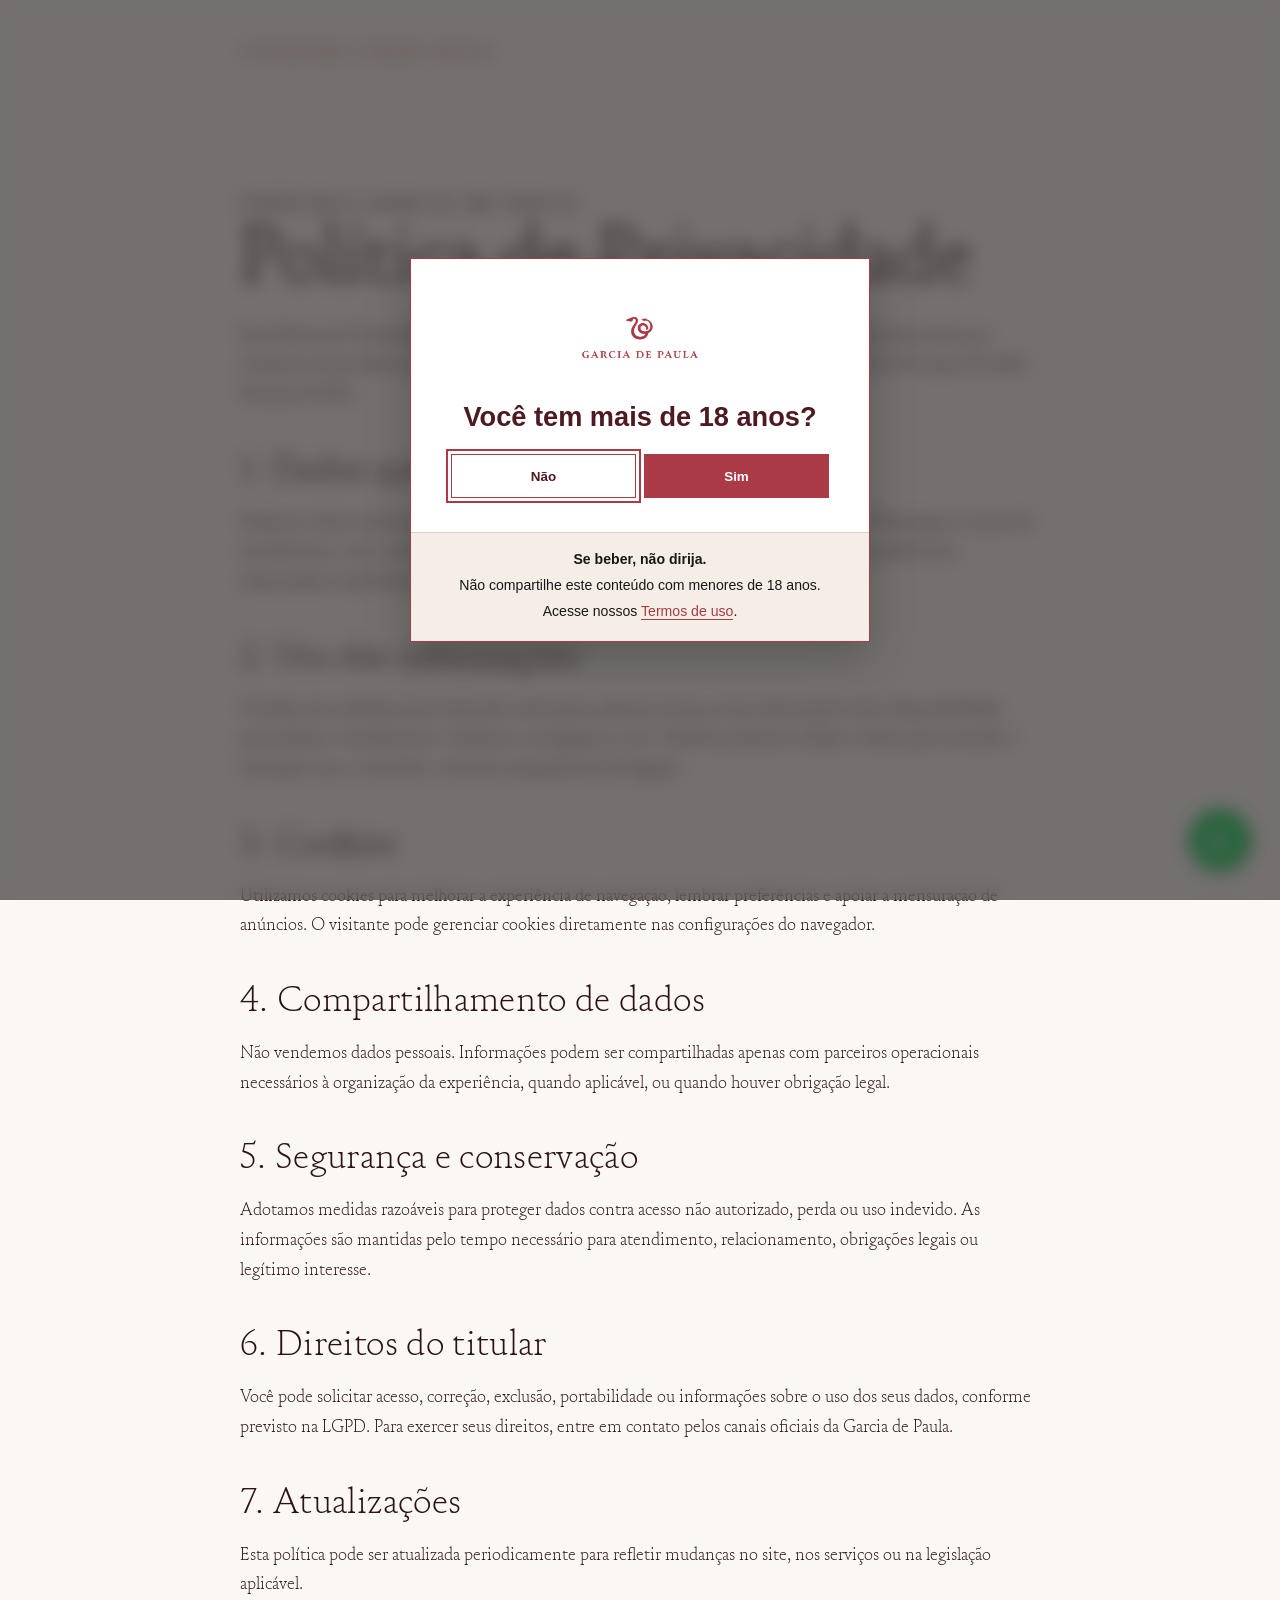
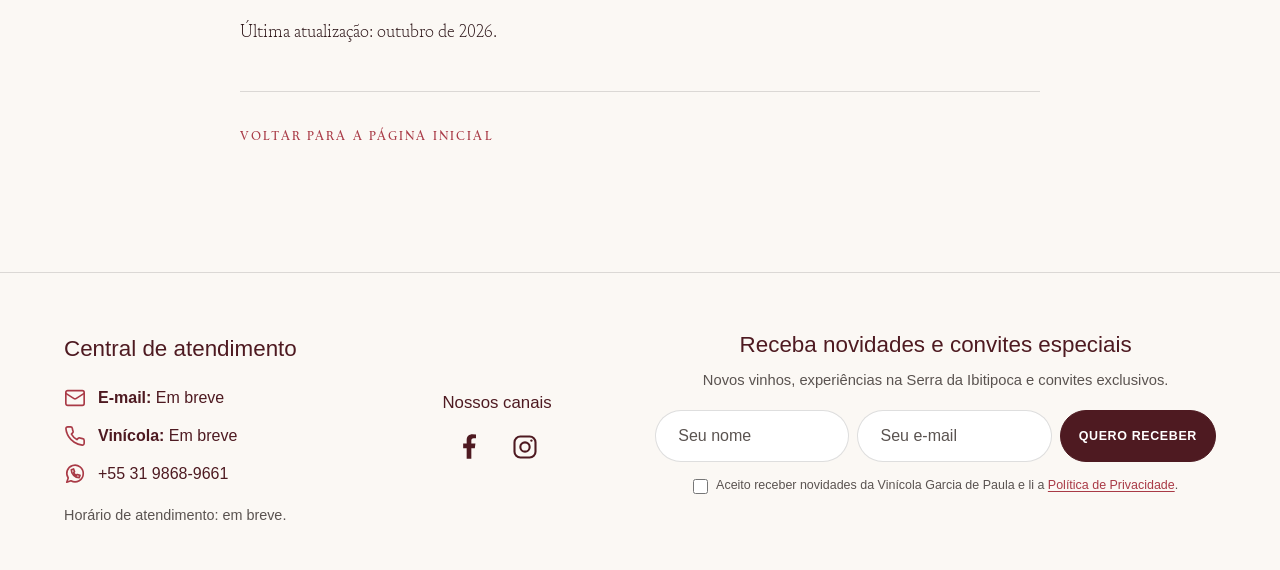
<file: privacidade.html>
<!DOCTYPE html>
<html lang="pt-BR">
<head>
  <meta charset="utf-8">
  <meta name="viewport" content="width=device-width, initial-scale=1">
  <title>Política de Privacidade | Garcia de Paula</title>
  <meta name="description" content="Política de Privacidade das Experiências Garcia de Paula.">
  <link rel="icon" type="image/png" href="assets/logo-symbol-vinho.png">
  <link rel="stylesheet" href="styles.css">
</head>
<body class="legal-page">
  <header class="legal-header">
    <a class="legal-back" href="index.html">Voltar para a página inicial</a>
  </header>

  <main>
    <section class="legal-content" aria-labelledby="privacy-title">
      <p class="eyebrow">Vinícola Garcia de Paula</p>
      <h1 id="privacy-title">Política de Privacidade</h1>
      <p>Esta Política de Privacidade explica como coletamos, utilizamos e protegemos dados pessoais fornecidos por visitantes interessados nas experiências Garcia de Paula, em conformidade com a Lei Geral de Proteção de Dados Pessoais (LGPD).</p>

      <h2>1. Dados que podemos coletar</h2>
      <p>Podemos coletar informações fornecidas voluntariamente em formulários, mensagens de WhatsApp ou canais de atendimento, como nome, e-mail, telefone, quantidade de visitantes, datas pretendidas e preferências relacionadas à experiência desejada.</p>

      <h2>2. Uso das informações</h2>
      <p>Os dados são utilizados para responder solicitações, planejar visitas, enviar informações sobre disponibilidade, personalizar o atendimento e melhorar a navegação no site. Também podemos utilizar cookies para entender a interação com o conteúdo e otimizar campanhas de divulgação.</p>

      <h2>3. Cookies</h2>
      <p>Utilizamos cookies para melhorar a experiência de navegação, lembrar preferências e apoiar a mensuração de anúncios. O visitante pode gerenciar cookies diretamente nas configurações do navegador.</p>

      <h2>4. Compartilhamento de dados</h2>
      <p>Não vendemos dados pessoais. Informações podem ser compartilhadas apenas com parceiros operacionais necessários à organização da experiência, quando aplicável, ou quando houver obrigação legal.</p>

      <h2>5. Segurança e conservação</h2>
      <p>Adotamos medidas razoáveis para proteger dados contra acesso não autorizado, perda ou uso indevido. As informações são mantidas pelo tempo necessário para atendimento, relacionamento, obrigações legais ou legítimo interesse.</p>

      <h2>6. Direitos do titular</h2>
      <p>Você pode solicitar acesso, correção, exclusão, portabilidade ou informações sobre o uso dos seus dados, conforme previsto na LGPD. Para exercer seus direitos, entre em contato pelos canais oficiais da Garcia de Paula.</p>

      <h2>7. Atualizações</h2>
      <p>Esta política pode ser atualizada periodicamente para refletir mudanças no site, nos serviços ou na legislação aplicável.</p>
      <p>Última atualização: outubro de 2026.</p>

      <div class="legal-actions">
        <a class="legal-back" href="index.html">Voltar para a página inicial</a>
      </div>
    </section>
  </main>

  <section class="newsletter-band" aria-labelledby="newsletter-title">
    <div class="newsletter-inner">
      <div class="footer-contact-column">
        <section class="contact-center" aria-labelledby="contact-center-title">
          <h2 id="contact-center-title">Central de atendimento</h2>
          <ul class="contact-center-list">
            <li>
              <svg viewBox="0 0 24 24" width="22" height="22" fill="none" stroke="currentColor" stroke-width="1.8" stroke-linecap="round" stroke-linejoin="round" aria-hidden="true" focusable="false"><rect x="2" y="4" width="20" height="16" rx="2"/><path d="m22 7-8.97 5.7a1.94 1.94 0 0 1-2.06 0L2 7"/></svg>
              <span><strong>E-mail:</strong> Em breve</span>
            </li>
            <li>
              <svg viewBox="0 0 24 24" width="22" height="22" fill="none" stroke="currentColor" stroke-width="1.8" stroke-linecap="round" stroke-linejoin="round" aria-hidden="true" focusable="false"><path d="M22 16.92v3a2 2 0 0 1-2.18 2 19.79 19.79 0 0 1-8.63-3.07 19.5 19.5 0 0 1-6-6 19.79 19.79 0 0 1-3.07-8.67A2 2 0 0 1 4.11 2h3a2 2 0 0 1 2 1.72c.12.96.36 1.9.7 2.79a2 2 0 0 1-.45 2.11L8.09 9.89a16 16 0 0 0 6 6l1.27-1.27a2 2 0 0 1 2.11-.45c.89.34 1.83.58 2.79.7A2 2 0 0 1 22 16.92z"/></svg>
              <span><strong>Vinícola:</strong> Em breve</span>
            </li>
            <li>
              <svg viewBox="0 0 24 24" width="22" height="22" fill="none" stroke="currentColor" stroke-width="1.8" stroke-linecap="round" stroke-linejoin="round" aria-hidden="true" focusable="false"><path d="M21 11.5a9 9 0 0 1-13.4 7.9L3 21l1.6-4.6A9 9 0 1 1 21 11.5z"/><path d="M8 7.5c0 4.5 4 8.5 8.5 8.5l1-2.5-3-1-1 1a8 8 0 0 1-3-3l1-1-1-3z"/></svg>
              <a class="contact-whatsapp" href="https://wa.me/553198689661" target="_blank" rel="noopener noreferrer" aria-label="Falar pelo WhatsApp no número +55 31 9868-9661">+55 31 9868-9661</a>
            </li>
          </ul>
          <p class="contact-center-hours">Horário de atendimento: em breve.</p>
        </section>
      </div>
      <nav class="newsletter-socials" aria-label="Nossos canais nas redes sociais">
        <p class="newsletter-socials-title">Nossos canais</p>
        <div class="newsletter-social-links">
          <a href="https://www.facebook.com/" target="_blank" rel="noopener noreferrer" aria-label="Facebook" title="Facebook">
            <svg viewBox="0 0 24 24" width="28" height="28" fill="currentColor" aria-hidden="true" focusable="false"><path d="M14 22v-9h3l.5-4H14V6.5c0-1.2.4-2 2-2h2V1.2A24 24 0 0 0 15 1c-3 0-5 1.8-5 5v3H7v4h3v9z"/></svg>
          </a>
          <a href="https://www.instagram.com/vinicolagarciadepaula/" target="_blank" rel="noopener noreferrer" aria-label="Instagram da Vinícola Garcia de Paula" title="Instagram">
            <svg viewBox="0 0 24 24" width="28" height="28" fill="none" stroke="currentColor" stroke-width="1.8" aria-hidden="true" focusable="false"><rect x="3" y="3" width="18" height="18" rx="5"/><circle cx="12" cy="12" r="4"/><circle cx="17.5" cy="6.5" r="1" fill="currentColor" stroke="none"/></svg>
          </a>
        </div>
      </nav>
      <div class="newsletter-copy">
        <h2 id="newsletter-title">Receba novidades e convites especiais</h2>
        <p class="newsletter-intro">Novos vinhos, experiências na Serra da Ibitipoca e convites exclusivos.</p>
        <form class="newsletter-form" target="brevo-newsletter-submit" action="https://2c1c5a8c.sibforms.com/serve/[base64]" method="post" aria-labelledby="newsletter-title" aria-describedby="newsletter-status">
          <div class="newsletter-fields">
            <label class="newsletter-field">
              <span class="newsletter-label">Seu nome</span>
              <input data-newsletter-name type="text" placeholder="Seu nome" autocomplete="given-name" maxlength="100" required>
            </label>
            <label class="newsletter-field">
              <span class="newsletter-label">Seu e-mail</span>
              <input name="EMAIL" type="email" placeholder="Seu e-mail" autocomplete="email" maxlength="254" required>
            </label>
            <button type="submit" aria-label="Quero receber novidades e convites">Quero receber</button>
          </div>
          <label class="newsletter-consent">
            <input type="checkbox" required>
            <span>Aceito receber novidades da Vinícola Garcia de Paula e li a <a href="privacidade.html">Política de Privacidade</a>.</span>
          </label>
          <input type="text" name="email_address_check" value="" class="newsletter-honeypot" tabindex="-1" autocomplete="off" aria-hidden="true">
          <input type="hidden" name="locale" value="pt">
          <input type="hidden" name="html_type" value="simple">
          <p class="newsletter-status" id="newsletter-status" role="status" aria-live="polite"></p>
          <noscript><p class="newsletter-status">Seu cadastro será processado pelo Brevo.</p></noscript>
        </form>
        <iframe class="newsletter-frame" id="brevo-newsletter-submit" name="brevo-newsletter-submit" title="Envio do cadastro de novidades" tabindex="-1" aria-hidden="true" hidden></iframe>
      </div>
    </div>
  </section>

  <!-- Botão Flutuante WhatsApp -->
  <a href="https://wa.me/553198689661?text=Ol%C3%A1,%20gostaria%20de%20saber%20mais%20sobre%20as%20experi%C3%AAncias%20na%20Serra%20da%20Ibitipoca." target="_blank" rel="noopener noreferrer" class="whatsapp-float" aria-label="Fale conosco pelo WhatsApp">
    <svg xmlns="http://www.w3.org/2000/svg" viewBox="0 0 24 24" width="30" height="30" fill="currentColor" aria-hidden="true" focusable="false">
      <path d="M17.472 14.382c-.297-.149-1.758-.867-2.03-.967-.273-.099-.471-.148-.67.15-.197.297-.767.966-.94 1.164-.173.199-.347.223-.644.075-.297-.15-1.255-.463-2.39-1.475-.883-.788-1.48-1.761-1.653-2.059-.173-.297-.018-.458.13-.606.134-.133.298-.347.446-.52.149-.174.198-.298.298-.497.099-.198.05-.371-.025-.52-.075-.149-.669-1.612-.916-2.207-.242-.579-.487-.5-.669-.51a12.8 12.8 0 0 0-.57-.01c-.198 0-.52.074-.792.372-.272.297-1.04 1.016-1.04 2.479 0 1.462 1.065 2.875 1.213 3.074.149.198 2.096 3.2 5.077 4.487.709.306 1.262.489 1.694.625.712.227 1.36.195 1.871.118.571-.085 1.758-.719 2.006-1.413.248-.694.248-1.289.173-1.413-.074-.124-.272-.198-.57-.347m-5.421 7.403h-.004a9.87 9.87 0 0 1-5.031-1.378l-.361-.214-3.741.982.998-3.648-.235-.374a9.86 9.86 0 0 1-1.51-5.26c.001-5.45 4.436-9.884 9.888-9.884 2.64 0 5.122 1.03 6.988 2.898a9.825 9.825 0 0 1 2.893 6.994c-.003 5.45-4.437 9.884-9.885 9.885m8.413-18.297A11.815 11.815 0 0 0 12.05 0C5.495 0 .16 5.335.157 11.892c0 2.096.547 4.142 1.588 5.945L.057 24l6.305-1.654a11.882 11.882 0 0 0 5.683 1.448h.005c6.554 0 11.89-5.335 11.893-11.893a11.821 11.821 0 0 0-3.48-8.413Z" />
    </svg>
  </a>
  <script src="newsletter.js?v=3" defer></script>
  <div class="age-gate" id="age-gate" role="dialog" aria-modal="true" aria-labelledby="age-gate-title" aria-describedby="age-gate-description">
    <div class="age-gate-card">
      <div class="age-gate-main">
        <img class="age-gate-logo" src="assets/logo-full-vinho.png" alt="Vinícola Garcia de Paula">
        <div class="age-gate-prompt" id="age-gate-prompt">
          <h1 id="age-gate-title">Você tem mais de 18 anos?</h1>
          <div class="age-gate-actions">
            <button class="age-gate-button outline" type="button" data-age-response="deny">Não</button>
            <button class="age-gate-button solid" type="button" data-age-response="accept">Sim</button>
          </div>
        </div>
        <div class="age-gate-denied" id="age-gate-denied" hidden>
          <h1>Conteúdo restrito</h1>
          <p>Este site é destinado a pessoas maiores de 18 anos.</p>
          <button class="age-gate-button outline" type="button" data-age-response="retry">Voltar</button>
        </div>
      </div>
      <div class="age-gate-notice" id="age-gate-description">
        <p><strong>Se beber, não dirija.</strong></p>
        <p>Não compartilhe este conteúdo com menores de 18 anos.</p>
        <p>Acesse nossos <a href="termos.html">Termos de uso</a>.</p>
      </div>
    </div>
  </div>

  <script src="age-gate.js" defer></script>
</body>
</html>
</file>
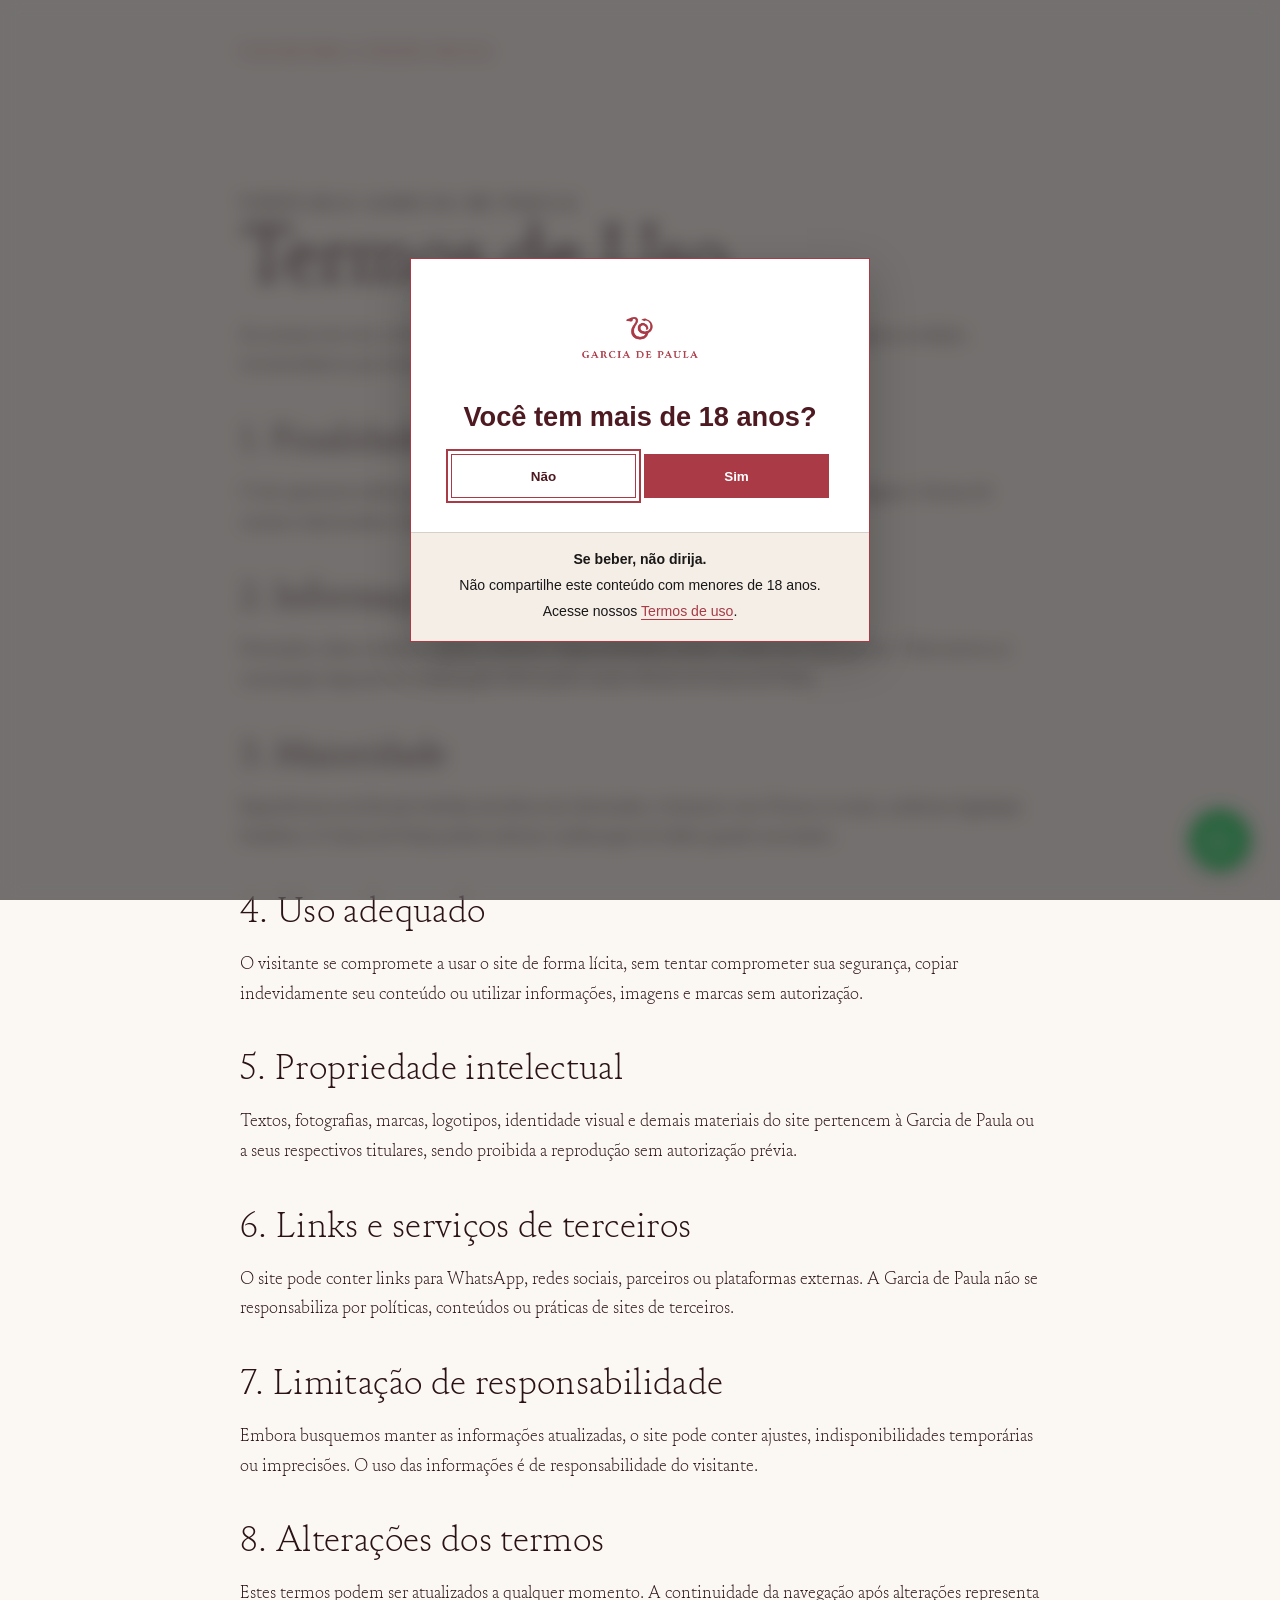
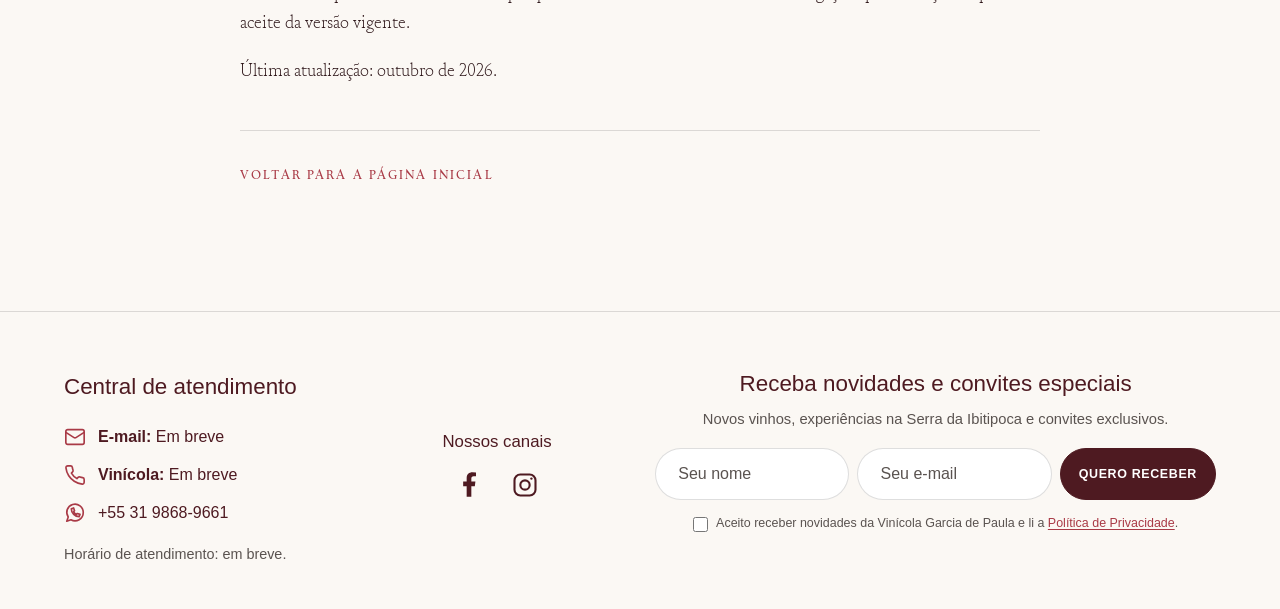
<file: termos.html>
<!DOCTYPE html>
<html lang="pt-BR">
<head>
  <meta charset="utf-8">
  <meta name="viewport" content="width=device-width, initial-scale=1">
  <title>Termos de Uso | Garcia de Paula</title>
  <meta name="description" content="Termos de Uso das Experiências Garcia de Paula.">
  <link rel="icon" type="image/png" href="assets/logo-symbol-vinho.png">
  <link rel="stylesheet" href="styles.css">
</head>
<body class="legal-page">
  <header class="legal-header">
    <a class="legal-back" href="index.html">Voltar para a página inicial</a>
  </header>

  <main>
    <section class="legal-content" aria-labelledby="terms-title">
      <p class="eyebrow">Vinícola Garcia de Paula</p>
      <h1 id="terms-title">Termos de Uso</h1>
      <p>Ao acessar este site, você concorda com estes Termos de Uso. Caso não concorde com alguma condição, recomendamos que interrompa a navegação.</p>

      <h2>1. Finalidade do site</h2>
      <p>O site apresenta informações institucionais, roteiros, experiências de enoturismo, hospedagem e formas de contato relacionadas à Garcia de Paula e à Serra da Ibitipoca.</p>

      <h2>2. Informações e disponibilidade</h2>
      <p>Descrições, datas, horários, valores, roteiros e disponibilidade podem mudar sem aviso prévio. Toda reserva ou contratação depende de confirmação direta pelos canais oficiais da Garcia de Paula.</p>

      <h2>3. Maioridade</h2>
      <p>Experiências envolvendo bebidas alcoólicas são destinadas a visitantes com 18 anos ou mais, conforme legislação brasileira. A Garcia de Paula poderá solicitar confirmação de idade quando necessário.</p>

      <h2>4. Uso adequado</h2>
      <p>O visitante se compromete a usar o site de forma lícita, sem tentar comprometer sua segurança, copiar indevidamente seu conteúdo ou utilizar informações, imagens e marcas sem autorização.</p>

      <h2>5. Propriedade intelectual</h2>
      <p>Textos, fotografias, marcas, logotipos, identidade visual e demais materiais do site pertencem à Garcia de Paula ou a seus respectivos titulares, sendo proibida a reprodução sem autorização prévia.</p>

      <h2>6. Links e serviços de terceiros</h2>
      <p>O site pode conter links para WhatsApp, redes sociais, parceiros ou plataformas externas. A Garcia de Paula não se responsabiliza por políticas, conteúdos ou práticas de sites de terceiros.</p>

      <h2>7. Limitação de responsabilidade</h2>
      <p>Embora busquemos manter as informações atualizadas, o site pode conter ajustes, indisponibilidades temporárias ou imprecisões. O uso das informações é de responsabilidade do visitante.</p>

      <h2>8. Alterações dos termos</h2>
      <p>Estes termos podem ser atualizados a qualquer momento. A continuidade da navegação após alterações representa aceite da versão vigente.</p>
      <p>Última atualização: outubro de 2026.</p>

      <div class="legal-actions">
        <a class="legal-back" href="index.html">Voltar para a página inicial</a>
      </div>
    </section>
  </main>

  <section class="newsletter-band" aria-labelledby="newsletter-title">
    <div class="newsletter-inner">
      <div class="footer-contact-column">
        <section class="contact-center" aria-labelledby="contact-center-title">
          <h2 id="contact-center-title">Central de atendimento</h2>
          <ul class="contact-center-list">
            <li>
              <svg viewBox="0 0 24 24" width="22" height="22" fill="none" stroke="currentColor" stroke-width="1.8" stroke-linecap="round" stroke-linejoin="round" aria-hidden="true" focusable="false"><rect x="2" y="4" width="20" height="16" rx="2"/><path d="m22 7-8.97 5.7a1.94 1.94 0 0 1-2.06 0L2 7"/></svg>
              <span><strong>E-mail:</strong> Em breve</span>
            </li>
            <li>
              <svg viewBox="0 0 24 24" width="22" height="22" fill="none" stroke="currentColor" stroke-width="1.8" stroke-linecap="round" stroke-linejoin="round" aria-hidden="true" focusable="false"><path d="M22 16.92v3a2 2 0 0 1-2.18 2 19.79 19.79 0 0 1-8.63-3.07 19.5 19.5 0 0 1-6-6 19.79 19.79 0 0 1-3.07-8.67A2 2 0 0 1 4.11 2h3a2 2 0 0 1 2 1.72c.12.96.36 1.9.7 2.79a2 2 0 0 1-.45 2.11L8.09 9.89a16 16 0 0 0 6 6l1.27-1.27a2 2 0 0 1 2.11-.45c.89.34 1.83.58 2.79.7A2 2 0 0 1 22 16.92z"/></svg>
              <span><strong>Vinícola:</strong> Em breve</span>
            </li>
            <li>
              <svg viewBox="0 0 24 24" width="22" height="22" fill="none" stroke="currentColor" stroke-width="1.8" stroke-linecap="round" stroke-linejoin="round" aria-hidden="true" focusable="false"><path d="M21 11.5a9 9 0 0 1-13.4 7.9L3 21l1.6-4.6A9 9 0 1 1 21 11.5z"/><path d="M8 7.5c0 4.5 4 8.5 8.5 8.5l1-2.5-3-1-1 1a8 8 0 0 1-3-3l1-1-1-3z"/></svg>
              <a class="contact-whatsapp" href="https://wa.me/553198689661" target="_blank" rel="noopener noreferrer" aria-label="Falar pelo WhatsApp no número +55 31 9868-9661">+55 31 9868-9661</a>
            </li>
          </ul>
          <p class="contact-center-hours">Horário de atendimento: em breve.</p>
        </section>
      </div>
      <nav class="newsletter-socials" aria-label="Nossos canais nas redes sociais">
        <p class="newsletter-socials-title">Nossos canais</p>
        <div class="newsletter-social-links">
          <a href="https://www.facebook.com/" target="_blank" rel="noopener noreferrer" aria-label="Facebook" title="Facebook">
            <svg viewBox="0 0 24 24" width="28" height="28" fill="currentColor" aria-hidden="true" focusable="false"><path d="M14 22v-9h3l.5-4H14V6.5c0-1.2.4-2 2-2h2V1.2A24 24 0 0 0 15 1c-3 0-5 1.8-5 5v3H7v4h3v9z"/></svg>
          </a>
          <a href="https://www.instagram.com/vinicolagarciadepaula/" target="_blank" rel="noopener noreferrer" aria-label="Instagram da Vinícola Garcia de Paula" title="Instagram">
            <svg viewBox="0 0 24 24" width="28" height="28" fill="none" stroke="currentColor" stroke-width="1.8" aria-hidden="true" focusable="false"><rect x="3" y="3" width="18" height="18" rx="5"/><circle cx="12" cy="12" r="4"/><circle cx="17.5" cy="6.5" r="1" fill="currentColor" stroke="none"/></svg>
          </a>
        </div>
      </nav>
      <div class="newsletter-copy">
        <h2 id="newsletter-title">Receba novidades e convites especiais</h2>
        <p class="newsletter-intro">Novos vinhos, experiências na Serra da Ibitipoca e convites exclusivos.</p>
        <form class="newsletter-form" target="brevo-newsletter-submit" action="https://2c1c5a8c.sibforms.com/serve/[base64]" method="post" aria-labelledby="newsletter-title" aria-describedby="newsletter-status">
          <div class="newsletter-fields">
            <label class="newsletter-field">
              <span class="newsletter-label">Seu nome</span>
              <input data-newsletter-name type="text" placeholder="Seu nome" autocomplete="given-name" maxlength="100" required>
            </label>
            <label class="newsletter-field">
              <span class="newsletter-label">Seu e-mail</span>
              <input name="EMAIL" type="email" placeholder="Seu e-mail" autocomplete="email" maxlength="254" required>
            </label>
            <button type="submit" aria-label="Quero receber novidades e convites">Quero receber</button>
          </div>
          <label class="newsletter-consent">
            <input type="checkbox" required>
            <span>Aceito receber novidades da Vinícola Garcia de Paula e li a <a href="privacidade.html">Política de Privacidade</a>.</span>
          </label>
          <input type="text" name="email_address_check" value="" class="newsletter-honeypot" tabindex="-1" autocomplete="off" aria-hidden="true">
          <input type="hidden" name="locale" value="pt">
          <input type="hidden" name="html_type" value="simple">
          <p class="newsletter-status" id="newsletter-status" role="status" aria-live="polite"></p>
          <noscript><p class="newsletter-status">Seu cadastro será processado pelo Brevo.</p></noscript>
        </form>
        <iframe class="newsletter-frame" id="brevo-newsletter-submit" name="brevo-newsletter-submit" title="Envio do cadastro de novidades" tabindex="-1" aria-hidden="true" hidden></iframe>
      </div>
    </div>
  </section>

  <!-- Botão Flutuante WhatsApp -->
  <a href="https://wa.me/553198689661?text=Ol%C3%A1,%20gostaria%20de%20saber%20mais%20sobre%20as%20experi%C3%AAncias%20na%20Serra%20da%20Ibitipoca." target="_blank" rel="noopener noreferrer" class="whatsapp-float" aria-label="Fale conosco pelo WhatsApp">
    <svg xmlns="http://www.w3.org/2000/svg" viewBox="0 0 24 24" width="30" height="30" fill="currentColor" aria-hidden="true" focusable="false">
      <path d="M17.472 14.382c-.297-.149-1.758-.867-2.03-.967-.273-.099-.471-.148-.67.15-.197.297-.767.966-.94 1.164-.173.199-.347.223-.644.075-.297-.15-1.255-.463-2.39-1.475-.883-.788-1.48-1.761-1.653-2.059-.173-.297-.018-.458.13-.606.134-.133.298-.347.446-.52.149-.174.198-.298.298-.497.099-.198.05-.371-.025-.52-.075-.149-.669-1.612-.916-2.207-.242-.579-.487-.5-.669-.51a12.8 12.8 0 0 0-.57-.01c-.198 0-.52.074-.792.372-.272.297-1.04 1.016-1.04 2.479 0 1.462 1.065 2.875 1.213 3.074.149.198 2.096 3.2 5.077 4.487.709.306 1.262.489 1.694.625.712.227 1.36.195 1.871.118.571-.085 1.758-.719 2.006-1.413.248-.694.248-1.289.173-1.413-.074-.124-.272-.198-.57-.347m-5.421 7.403h-.004a9.87 9.87 0 0 1-5.031-1.378l-.361-.214-3.741.982.998-3.648-.235-.374a9.86 9.86 0 0 1-1.51-5.26c.001-5.45 4.436-9.884 9.888-9.884 2.64 0 5.122 1.03 6.988 2.898a9.825 9.825 0 0 1 2.893 6.994c-.003 5.45-4.437 9.884-9.885 9.885m8.413-18.297A11.815 11.815 0 0 0 12.05 0C5.495 0 .16 5.335.157 11.892c0 2.096.547 4.142 1.588 5.945L.057 24l6.305-1.654a11.882 11.882 0 0 0 5.683 1.448h.005c6.554 0 11.89-5.335 11.893-11.893a11.821 11.821 0 0 0-3.48-8.413Z" />
    </svg>
  </a>
  <script src="newsletter.js?v=3" defer></script>
  <div class="age-gate" id="age-gate" role="dialog" aria-modal="true" aria-labelledby="age-gate-title" aria-describedby="age-gate-description">
    <div class="age-gate-card">
      <div class="age-gate-main">
        <img class="age-gate-logo" src="assets/logo-full-vinho.png" alt="Vinícola Garcia de Paula">
        <div class="age-gate-prompt" id="age-gate-prompt">
          <h1 id="age-gate-title">Você tem mais de 18 anos?</h1>
          <div class="age-gate-actions">
            <button class="age-gate-button outline" type="button" data-age-response="deny">Não</button>
            <button class="age-gate-button solid" type="button" data-age-response="accept">Sim</button>
          </div>
        </div>
        <div class="age-gate-denied" id="age-gate-denied" hidden>
          <h1>Conteúdo restrito</h1>
          <p>Este site é destinado a pessoas maiores de 18 anos.</p>
          <button class="age-gate-button outline" type="button" data-age-response="retry">Voltar</button>
        </div>
      </div>
      <div class="age-gate-notice" id="age-gate-description">
        <p><strong>Se beber, não dirija.</strong></p>
        <p>Não compartilhe este conteúdo com menores de 18 anos.</p>
        <p>Acesse nossos <a href="termos.html">Termos de uso</a>.</p>
      </div>
    </div>
  </div>

  <script src="age-gate.js" defer></script>
</body>
</html>
</file>
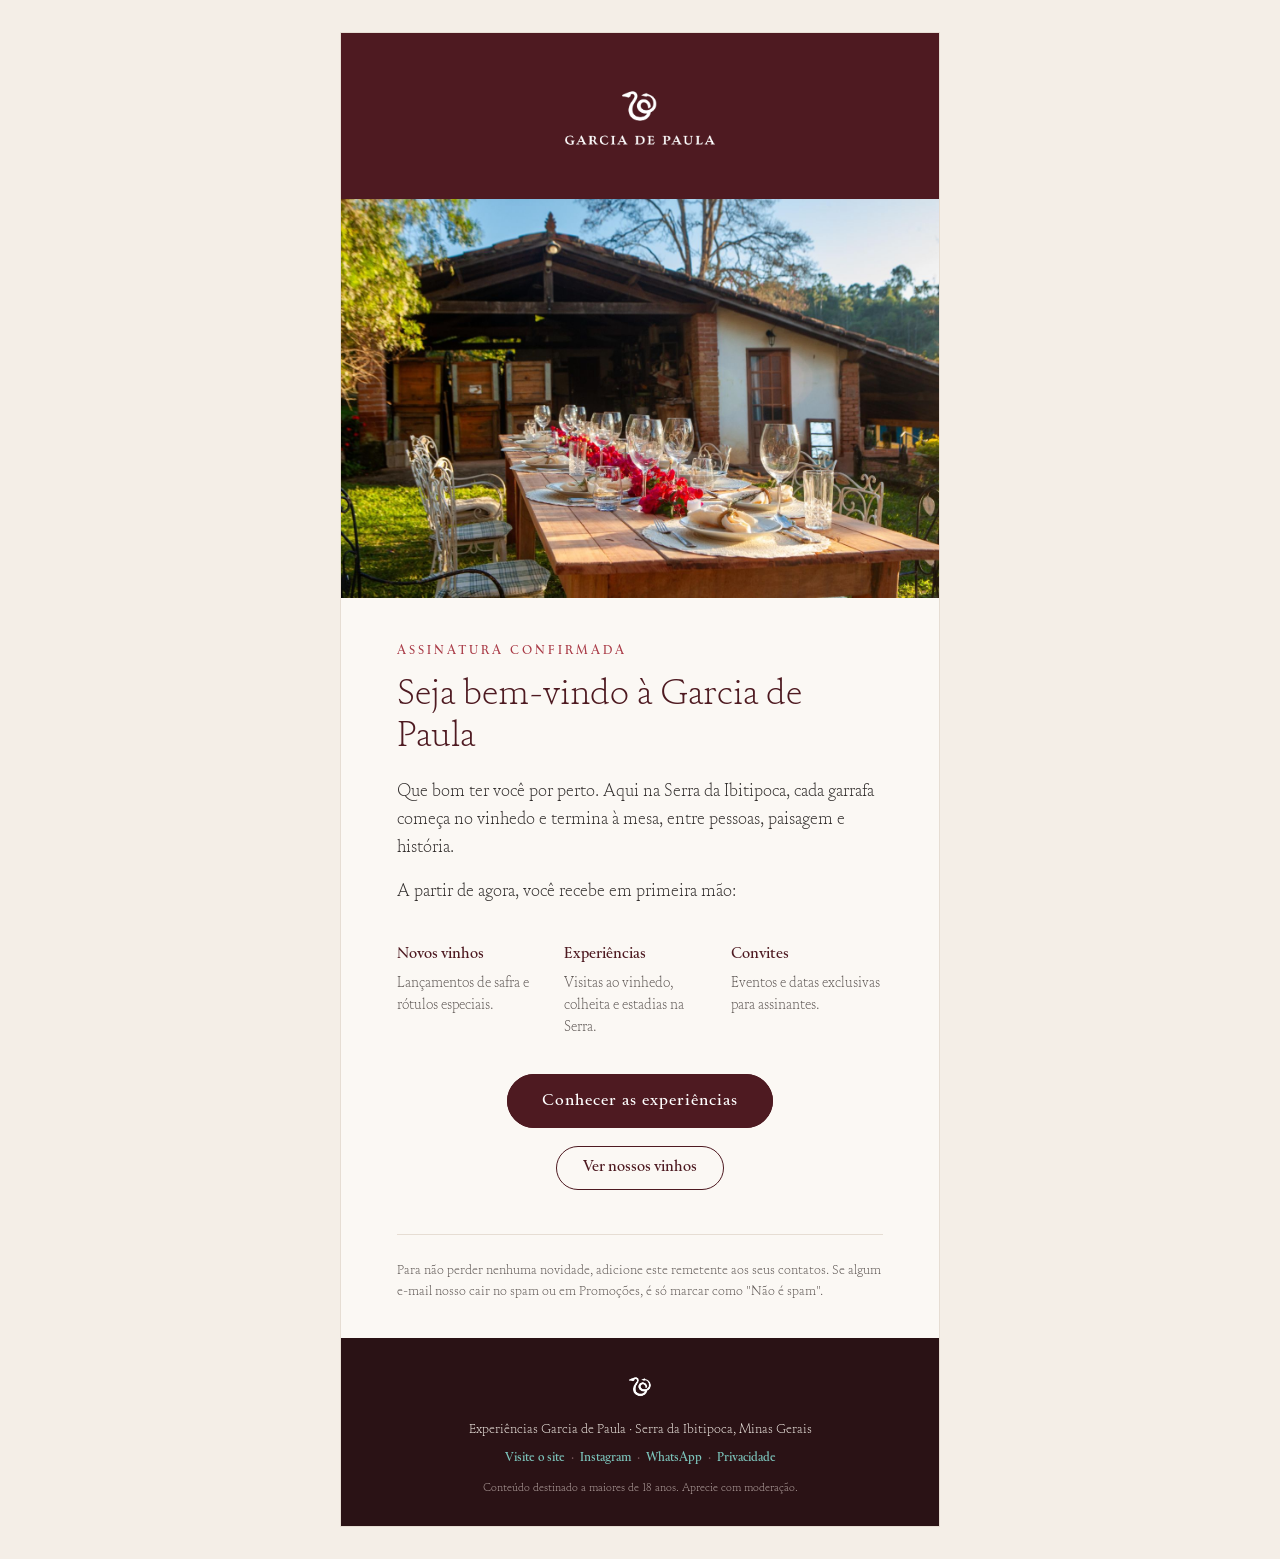
<file: brevo/boas-vindas.html>
<!DOCTYPE html>
<html lang="pt-BR" xmlns="http://www.w3.org/1999/xhtml">
<head>
  <meta charset="utf-8">
  <meta name="viewport" content="width=device-width, initial-scale=1">
  <meta name="x-apple-disable-message-reformatting">
  <meta name="color-scheme" content="light">
  <meta name="supported-color-schemes" content="light">
  <title>Bem-vindo à Garcia de Paula</title>
  <style>
    @font-face {
      font-family: "Rizoma";
      src: url("https://fer23d.github.io/experiencias-garcia-de-paula/assets/fonts/RizomaS-ExtraLight.ttf") format("truetype");
      font-weight: 200;
    }
    @font-face {
      font-family: "Rizoma";
      src: url("https://fer23d.github.io/experiencias-garcia-de-paula/assets/fonts/RizomaS-Medium.ttf") format("truetype");
      font-weight: 500;
    }
    body { margin: 0; padding: 0; background: #F4EEE7; }
    a { color: #6B242D; }
    .btn:hover { background: #A93A46 !important; border-color: #A93A46 !important; }
    .btn-ghost:hover { background: #4E1A21 !important; color: #FFFFFF !important; }
    @media (max-width: 620px) {
      .container { width: 100% !important; }
      .pad { padding-left: 28px !important; padding-right: 28px !important; }
      .title { font-size: 30px !important; line-height: 36px !important; }
      .col { display: block !important; width: 100% !important; padding: 0 0 22px !important; }
    }
  </style>
</head>
<body style="margin:0;padding:0;background:#F4EEE7;">
  <div style="display:none;max-height:0;overflow:hidden;opacity:0;color:#F4EEE7;font-size:1px;line-height:1px;">
    Assinatura confirmada. A partir de agora você recebe em primeira mão nossos lançamentos e convites.
  </div>

  <table role="presentation" width="100%" cellpadding="0" cellspacing="0" border="0" style="background:#F4EEE7;">
    <tr>
      <td align="center" style="padding:32px 12px;">

        <table role="presentation" class="container" width="600" cellpadding="0" cellspacing="0" border="0" style="width:600px;max-width:600px;background:#FBF8F4;border:1px solid #E6DDD3;">

          <!-- Cabeçalho -->
          <tr>
            <td align="center" style="background:#4E1A21;padding:30px 24px 26px;">
              <a href="https://fer23d.github.io/experiencias-garcia-de-paula/" style="text-decoration:none;">
                <img src="https://fer23d.github.io/experiencias-garcia-de-paula/assets/logo-full-branca.png" width="220" alt="Vinícola Garcia de Paula" style="display:block;width:220px;max-width:220px;height:auto;border:0;">
              </a>
            </td>
          </tr>

          <!-- Foto -->
          <tr>
            <td style="padding:0;line-height:0;font-size:0;">
              <img src="https://fer23d.github.io/experiencias-garcia-de-paula/assets/photos/gdp-09.jpg" width="600" alt="Mesa posta ao ar livre na Vinícola Garcia de Paula" style="display:block;width:100%;max-width:600px;height:auto;border:0;">
            </td>
          </tr>

          <!-- Boas-vindas -->
          <tr>
            <td class="pad" style="padding:44px 56px 8px;font-family:'Rizoma',Georgia,'Times New Roman',serif;color:#2E2A29;">
              <p style="margin:0 0 14px;font-size:12px;line-height:18px;letter-spacing:3px;text-transform:uppercase;color:#A93A46;font-weight:500;">
                Assinatura confirmada
              </p>
              <h1 class="title" style="margin:0 0 20px;font-family:'Rizoma',Georgia,'Times New Roman',serif;font-size:36px;line-height:42px;font-weight:200;color:#4E1A21;">
                Seja bem-vindo à Garcia de Paula
              </h1>
              <p style="margin:0 0 16px;font-size:17px;line-height:28px;font-weight:200;color:#2E2A29;">
                Que bom ter você por perto. Aqui na Serra da Ibitipoca, cada garrafa começa no vinhedo e termina à mesa, entre pessoas, paisagem e história.
              </p>
              <p style="margin:0 0 30px;font-size:17px;line-height:28px;font-weight:200;color:#2E2A29;">
                A partir de agora, você recebe em primeira mão:
              </p>
            </td>
          </tr>

          <!-- Três destaques -->
          <tr>
            <td class="pad" style="padding:0 56px 14px;">
              <table role="presentation" width="100%" cellpadding="0" cellspacing="0" border="0">
                <tr>
                  <td class="col" width="33%" valign="top" style="padding:0 10px 0 0;font-family:'Rizoma',Georgia,'Times New Roman',serif;">
                    <p style="margin:0 0 6px;font-size:15px;line-height:22px;font-weight:500;color:#4E1A21;">Novos vinhos</p>
                    <p style="margin:0;font-size:14px;line-height:22px;font-weight:200;color:#5A5350;">Lançamentos de safra e rótulos especiais.</p>
                  </td>
                  <td class="col" width="33%" valign="top" style="padding:0 5px;font-family:'Rizoma',Georgia,'Times New Roman',serif;">
                    <p style="margin:0 0 6px;font-size:15px;line-height:22px;font-weight:500;color:#4E1A21;">Experiências</p>
                    <p style="margin:0;font-size:14px;line-height:22px;font-weight:200;color:#5A5350;">Visitas ao vinhedo, colheita e estadias na Serra.</p>
                  </td>
                  <td class="col" width="33%" valign="top" style="padding:0 0 0 10px;font-family:'Rizoma',Georgia,'Times New Roman',serif;">
                    <p style="margin:0 0 6px;font-size:15px;line-height:22px;font-weight:500;color:#4E1A21;">Convites</p>
                    <p style="margin:0;font-size:14px;line-height:22px;font-weight:200;color:#5A5350;">Eventos e datas exclusivas para assinantes.</p>
                  </td>
                </tr>
              </table>
            </td>
          </tr>

          <!-- Botões -->
          <tr>
            <td align="center" class="pad" style="padding:22px 56px 44px;">
              <table role="presentation" cellpadding="0" cellspacing="0" border="0">
                <tr>
                  <td align="center" bgcolor="#4E1A21" style="border-radius:28px;">
                    <a class="btn" href="https://fer23d.github.io/experiencias-garcia-de-paula/experiencias.html" target="_blank" style="display:inline-block;padding:16px 34px;border:1px solid #4E1A21;border-radius:28px;background:#4E1A21;color:#FFFFFF;font-family:'Rizoma',Georgia,'Times New Roman',serif;font-size:16px;line-height:20px;font-weight:500;letter-spacing:1px;text-decoration:none;">
                      Conhecer as experiências
                    </a>
                  </td>
                </tr>
              </table>
              <p style="margin:18px 0 0;font-family:'Rizoma',Georgia,'Times New Roman',serif;font-size:15px;line-height:22px;">
                <a class="btn-ghost" href="https://fer23d.github.io/experiencias-garcia-de-paula/vinhos.html" target="_blank" style="display:inline-block;padding:10px 26px;border:1px solid #4E1A21;border-radius:28px;color:#4E1A21;text-decoration:none;font-weight:500;">
                  Ver nossos vinhos
                </a>
              </p>
            </td>
          </tr>

          <!-- Divisória + nota -->
          <tr>
            <td class="pad" style="padding:0 56px;">
              <table role="presentation" width="100%" cellpadding="0" cellspacing="0" border="0">
                <tr><td style="border-top:1px solid #E6DDD3;font-size:0;line-height:0;height:1px;">&nbsp;</td></tr>
              </table>
            </td>
          </tr>
          <tr>
            <td class="pad" style="padding:24px 56px 36px;font-family:'Rizoma',Georgia,'Times New Roman',serif;">
              <p style="margin:0;font-size:13px;line-height:21px;font-weight:200;color:#5A5350;">
                Para não perder nenhuma novidade, adicione este remetente aos seus contatos. Se algum e-mail nosso cair no spam ou em Promoções, é só marcar como "Não é spam".
              </p>
            </td>
          </tr>

          <!-- Rodapé -->
          <tr>
            <td align="center" style="background:#2a1215;padding:28px 24px;font-family:'Rizoma',Georgia,'Times New Roman',serif;">
              <img src="https://fer23d.github.io/experiencias-garcia-de-paula/assets/logo-symbol-branca.png" width="40" alt="" style="display:block;width:40px;height:auto;border:0;margin:0 auto 14px;">
              <p style="margin:0 0 8px;font-size:13px;line-height:20px;color:#F4EEE7;font-weight:200;">
                Experiências Garcia de Paula · Serra da Ibitipoca, Minas Gerais
              </p>
              <p style="margin:0;font-size:12px;line-height:20px;">
                <a href="https://fer23d.github.io/experiencias-garcia-de-paula/" style="color:#7DC7BE;text-decoration:none;">Visite o site</a>
                <span style="color:#7a5a5e;">&nbsp;·&nbsp;</span>
                <a href="https://www.instagram.com/vinicolagarciadepaula/" style="color:#7DC7BE;text-decoration:none;">Instagram</a>
                <span style="color:#7a5a5e;">&nbsp;·&nbsp;</span>
                <a href="https://wa.me/553198689661" style="color:#7DC7BE;text-decoration:none;">WhatsApp</a>
                <span style="color:#7a5a5e;">&nbsp;·&nbsp;</span>
                <a href="https://fer23d.github.io/experiencias-garcia-de-paula/privacidade.html" style="color:#7DC7BE;text-decoration:none;">Privacidade</a>
              </p>
              <p style="margin:12px 0 0;font-size:11px;line-height:18px;color:#B9A9A6;font-weight:200;">
                Conteúdo destinado a maiores de 18 anos. Aprecie com moderação.
              </p>
            </td>
          </tr>

        </table>
      </td>
    </tr>
  </table>
</body>
</html>
</file>
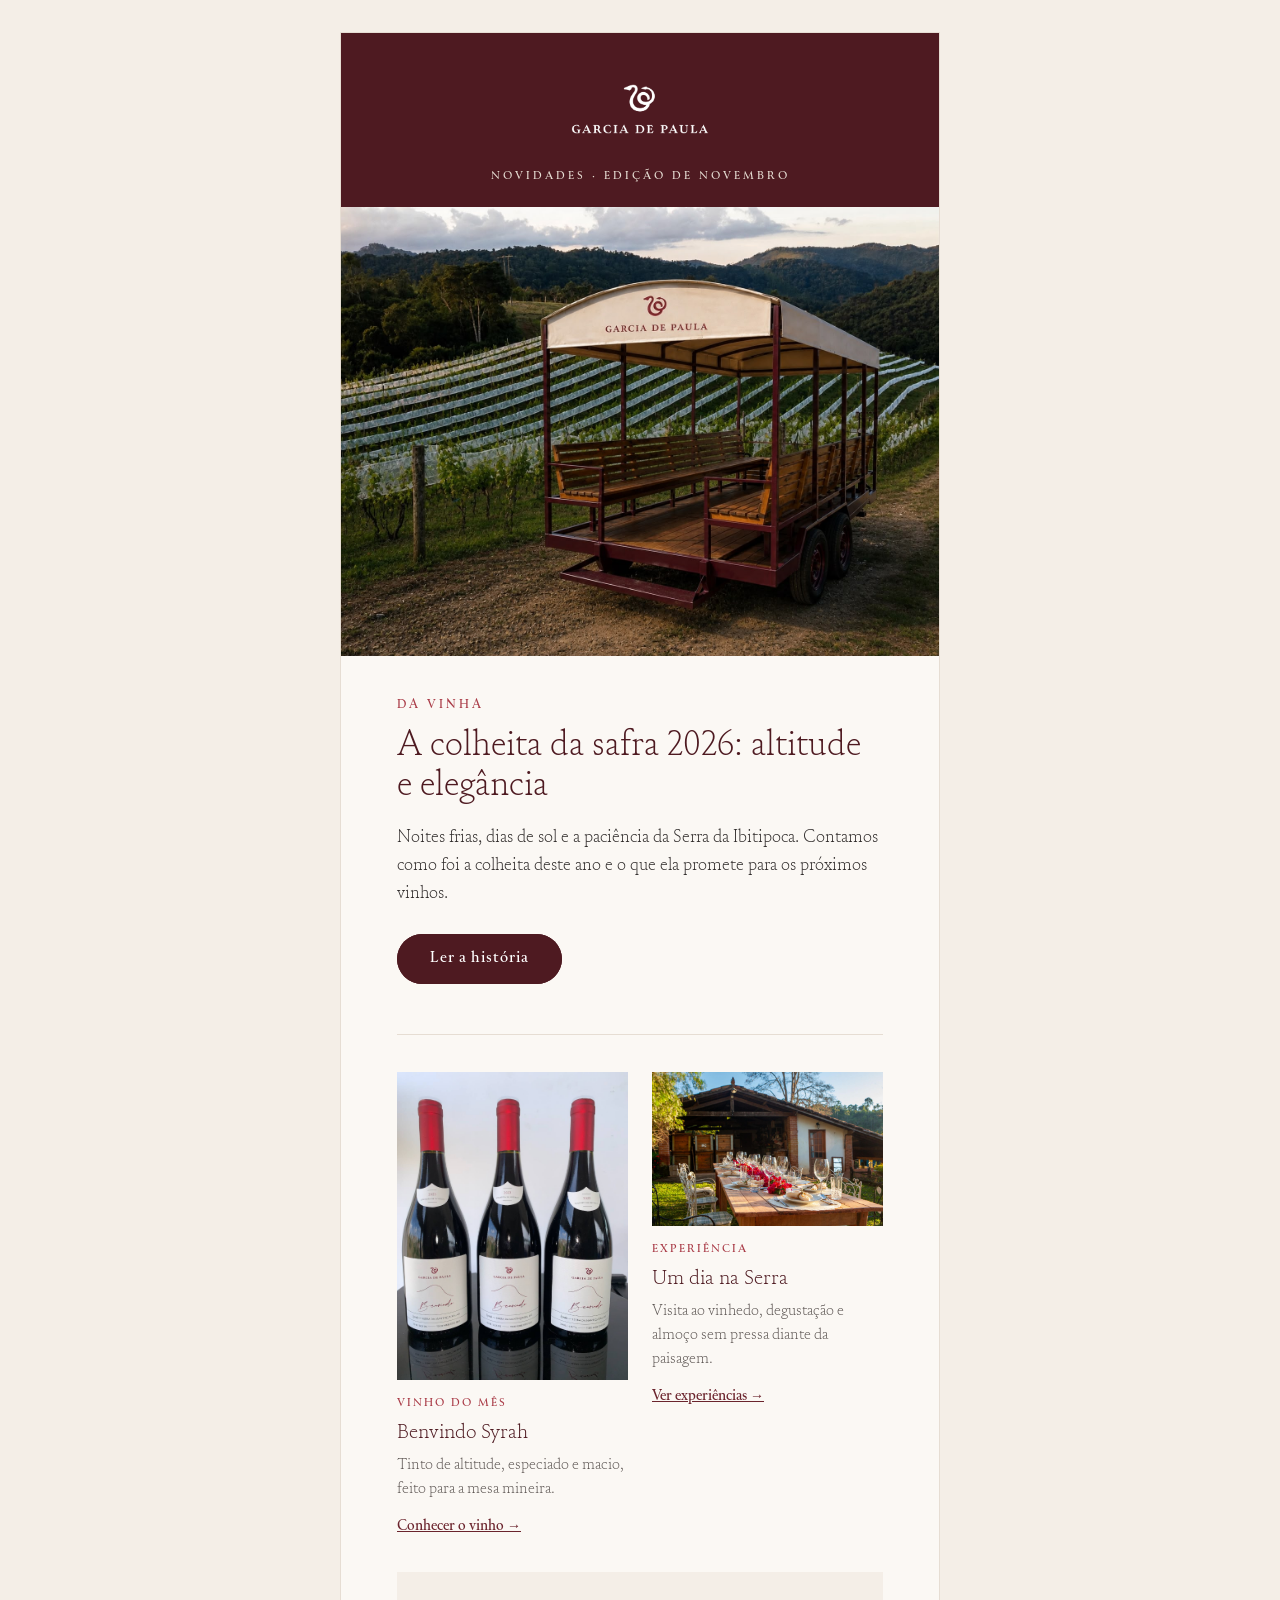
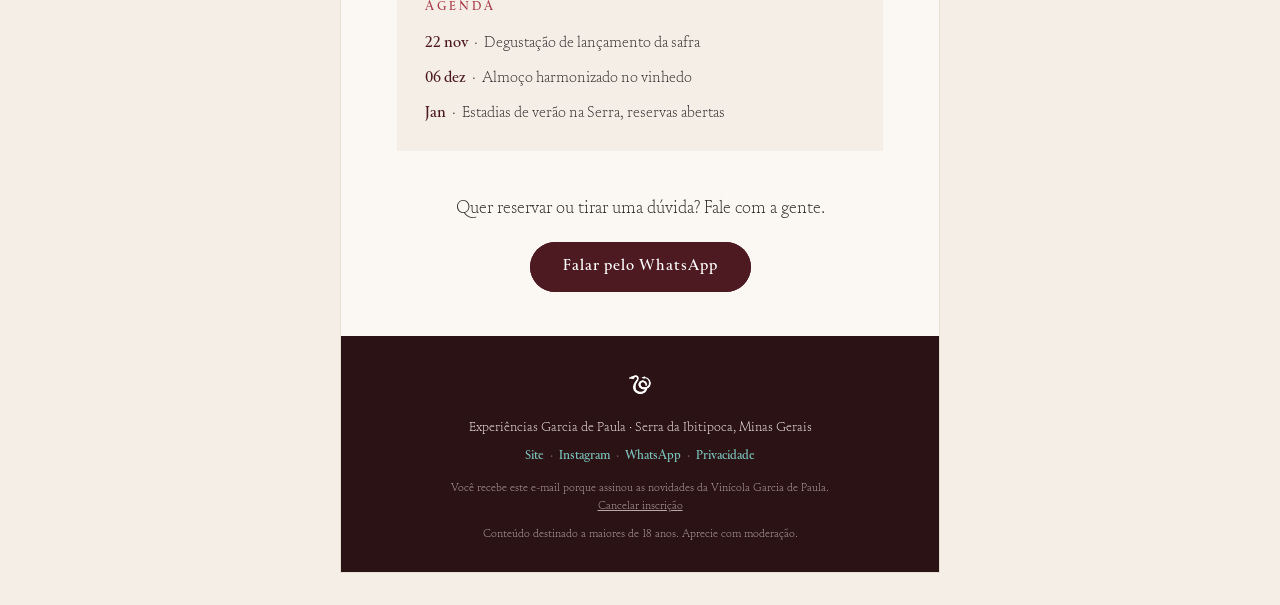
<file: brevo/newsletter-mensal.html>
<!DOCTYPE html>
<html lang="pt-BR" xmlns="http://www.w3.org/1999/xhtml">
<head>
  <meta charset="utf-8">
  <meta name="viewport" content="width=device-width, initial-scale=1">
  <meta name="x-apple-disable-message-reformatting">
  <meta name="color-scheme" content="light">
  <meta name="supported-color-schemes" content="light">
  <title>Novidades Garcia de Paula</title>
  <style>
    @font-face { font-family: "Rizoma"; src: url("https://fer23d.github.io/experiencias-garcia-de-paula/assets/fonts/RizomaS-ExtraLight.ttf") format("truetype"); font-weight: 200; }
    @font-face { font-family: "Rizoma"; src: url("https://fer23d.github.io/experiencias-garcia-de-paula/assets/fonts/RizomaS-Medium.ttf") format("truetype"); font-weight: 500; }
    body { margin: 0; padding: 0; background: #F4EEE7; }
    a { color: #6B242D; }
    .btn:hover { background: #A93A46 !important; border-color: #A93A46 !important; }
    @media (max-width: 620px) {
      .container { width: 100% !important; }
      .pad { padding-left: 28px !important; padding-right: 28px !important; }
      .title { font-size: 30px !important; line-height: 36px !important; }
      .col { display: block !important; width: 100% !important; padding: 0 0 28px !important; }
      .col img { width: 100% !important; max-width: 100% !important; }
    }
  </style>
</head>
<body style="margin:0;padding:0;background:#F4EEE7;">
  <!-- EDITAR: texto de pré-visualização da caixa de entrada -->
  <div style="display:none;max-height:0;overflow:hidden;opacity:0;color:#F4EEE7;font-size:1px;line-height:1px;">
    A safra 2026 chegou, o vinho do mês e a agenda de experiências na Serra da Ibitipoca.
  </div>

  <table role="presentation" width="100%" cellpadding="0" cellspacing="0" border="0" style="background:#F4EEE7;">
    <tr>
      <td align="center" style="padding:32px 12px;">
        <table role="presentation" class="container" width="600" cellpadding="0" cellspacing="0" border="0" style="width:600px;max-width:600px;background:#FBF8F4;border:1px solid #E6DDD3;">

          <!-- Cabeçalho -->
          <tr>
            <td align="center" style="background:#4E1A21;padding:26px 24px 22px;">
              <a href="https://fer23d.github.io/experiencias-garcia-de-paula/" style="text-decoration:none;">
                <img src="https://fer23d.github.io/experiencias-garcia-de-paula/assets/logo-full-branca.png" width="200" alt="Vinícola Garcia de Paula" style="display:block;width:200px;max-width:200px;height:auto;border:0;">
              </a>
              <!-- EDITAR: edição -->
              <p style="margin:10px 0 0;font-family:'Rizoma',Georgia,serif;font-size:11px;line-height:16px;letter-spacing:3px;text-transform:uppercase;color:#E6DDD3;font-weight:500;">
                Novidades · Edição de novembro
              </p>
            </td>
          </tr>

          <!-- DESTAQUE PRINCIPAL -->
          <tr>
            <td style="padding:0;line-height:0;font-size:0;">
              <img src="https://fer23d.github.io/experiencias-garcia-de-paula/assets/photos/gdp-carretinha.jpeg" width="600" alt="Carreta da Garcia de Paula entre os vinhedos" style="display:block;width:100%;max-width:600px;height:auto;border:0;">
            </td>
          </tr>
          <tr>
            <td class="pad" style="padding:40px 56px 10px;font-family:'Rizoma',Georgia,'Times New Roman',serif;color:#2E2A29;">
              <p style="margin:0 0 12px;font-size:12px;line-height:18px;letter-spacing:3px;text-transform:uppercase;color:#A93A46;font-weight:500;">Da vinha</p>
              <h1 class="title" style="margin:0 0 18px;font-family:'Rizoma',Georgia,'Times New Roman',serif;font-size:34px;line-height:40px;font-weight:200;color:#4E1A21;">
                A colheita da safra 2026: altitude e elegância
              </h1>
              <p style="margin:0 0 26px;font-size:17px;line-height:28px;font-weight:200;color:#2E2A29;">
                Noites frias, dias de sol e a paciência da Serra da Ibitipoca. Contamos como foi a colheita deste ano e o que ela promete para os próximos vinhos.
              </p>
              <table role="presentation" cellpadding="0" cellspacing="0" border="0">
                <tr>
                  <td align="center" bgcolor="#4E1A21" style="border-radius:28px;">
                    <a class="btn" href="https://fer23d.github.io/experiencias-garcia-de-paula/artigo-colheita.html" target="_blank" style="display:inline-block;padding:14px 32px;border:1px solid #4E1A21;border-radius:28px;background:#4E1A21;color:#FFFFFF;font-family:'Rizoma',Georgia,serif;font-size:15px;line-height:20px;font-weight:500;letter-spacing:1px;text-decoration:none;">Ler a história</a>
                  </td>
                </tr>
              </table>
            </td>
          </tr>

          <!-- Divisória -->
          <tr><td class="pad" style="padding:40px 56px 0;"><table role="presentation" width="100%" cellpadding="0" cellspacing="0" border="0"><tr><td style="border-top:1px solid #E6DDD3;font-size:0;line-height:0;height:1px;">&nbsp;</td></tr></table></td></tr>

          <!-- DUAS COLUNAS: vinho do mês + experiência -->
          <tr>
            <td class="pad" style="padding:36px 56px 8px;">
              <table role="presentation" width="100%" cellpadding="0" cellspacing="0" border="0">
                <tr>
                  <td class="col" width="50%" valign="top" style="padding:0 12px 0 0;font-family:'Rizoma',Georgia,'Times New Roman',serif;">
                    <img src="https://fer23d.github.io/experiencias-garcia-de-paula/assets/photos/bottle-benvindo-2023-trio.jpg" width="232" alt="Garrafas de Benvindo Syrah" style="display:block;width:232px;max-width:100%;height:auto;border:0;margin:0 0 16px;">
                    <p style="margin:0 0 8px;font-size:11px;line-height:16px;letter-spacing:2px;text-transform:uppercase;color:#A93A46;font-weight:500;">Vinho do mês</p>
                    <p style="margin:0 0 8px;font-size:20px;line-height:26px;font-weight:200;color:#4E1A21;">Benvindo Syrah</p>
                    <p style="margin:0 0 14px;font-size:15px;line-height:24px;font-weight:200;color:#5A5350;">Tinto de altitude, especiado e macio, feito para a mesa mineira.</p>
                    <a href="https://fer23d.github.io/experiencias-garcia-de-paula/vinhos.html" style="font-size:14px;line-height:20px;font-weight:500;color:#6B242D;text-decoration:underline;">Conhecer o vinho →</a>
                  </td>
                  <td class="col" width="50%" valign="top" style="padding:0 0 0 12px;font-family:'Rizoma',Georgia,'Times New Roman',serif;">
                    <img src="https://fer23d.github.io/experiencias-garcia-de-paula/assets/photos/gdp-09.jpg" width="232" alt="Mesa posta ao ar livre na vinícola" style="display:block;width:232px;max-width:100%;height:auto;border:0;margin:0 0 16px;">
                    <p style="margin:0 0 8px;font-size:11px;line-height:16px;letter-spacing:2px;text-transform:uppercase;color:#A93A46;font-weight:500;">Experiência</p>
                    <p style="margin:0 0 8px;font-size:20px;line-height:26px;font-weight:200;color:#4E1A21;">Um dia na Serra</p>
                    <p style="margin:0 0 14px;font-size:15px;line-height:24px;font-weight:200;color:#5A5350;">Visita ao vinhedo, degustação e almoço sem pressa diante da paisagem.</p>
                    <a href="https://fer23d.github.io/experiencias-garcia-de-paula/experiencias.html" style="font-size:14px;line-height:20px;font-weight:500;color:#6B242D;text-decoration:underline;">Ver experiências →</a>
                  </td>
                </tr>
              </table>
            </td>
          </tr>

          <!-- AGENDA -->
          <tr>
            <td class="pad" style="padding:28px 56px 8px;font-family:'Rizoma',Georgia,'Times New Roman',serif;">
              <table role="presentation" width="100%" cellpadding="0" cellspacing="0" border="0" style="background:#F4EEE7;">
                <tr>
                  <td style="padding:26px 28px;">
                    <p style="margin:0 0 16px;font-size:12px;line-height:18px;letter-spacing:3px;text-transform:uppercase;color:#A93A46;font-weight:500;">Agenda</p>
                    <!-- EDITAR: datas e eventos -->
                    <p style="margin:0 0 12px;font-size:15px;line-height:23px;font-weight:200;color:#2E2A29;"><strong style="font-weight:500;color:#4E1A21;">22 nov</strong> &nbsp;·&nbsp; Degustação de lançamento da safra</p>
                    <p style="margin:0 0 12px;font-size:15px;line-height:23px;font-weight:200;color:#2E2A29;"><strong style="font-weight:500;color:#4E1A21;">06 dez</strong> &nbsp;·&nbsp; Almoço harmonizado no vinhedo</p>
                    <p style="margin:0;font-size:15px;line-height:23px;font-weight:200;color:#2E2A29;"><strong style="font-weight:500;color:#4E1A21;">Jan</strong> &nbsp;·&nbsp; Estadias de verão na Serra, reservas abertas</p>
                  </td>
                </tr>
              </table>
            </td>
          </tr>

          <!-- CHAMADA FINAL -->
          <tr>
            <td align="center" class="pad" style="padding:36px 56px 44px;font-family:'Rizoma',Georgia,'Times New Roman',serif;">
              <p style="margin:0 0 20px;font-size:17px;line-height:27px;font-weight:200;color:#2E2A29;">Quer reservar ou tirar uma dúvida? Fale com a gente.</p>
              <table role="presentation" cellpadding="0" cellspacing="0" border="0">
                <tr>
                  <td align="center" bgcolor="#4E1A21" style="border-radius:28px;">
                    <a class="btn" href="https://wa.me/553198689661" target="_blank" style="display:inline-block;padding:14px 32px;border:1px solid #4E1A21;border-radius:28px;background:#4E1A21;color:#FFFFFF;font-family:'Rizoma',Georgia,serif;font-size:15px;line-height:20px;font-weight:500;letter-spacing:1px;text-decoration:none;">Falar pelo WhatsApp</a>
                  </td>
                </tr>
              </table>
            </td>
          </tr>

          <!-- Rodapé -->
          <tr>
            <td align="center" style="background:#2a1215;padding:28px 24px;font-family:'Rizoma',Georgia,'Times New Roman',serif;">
              <img src="https://fer23d.github.io/experiencias-garcia-de-paula/assets/logo-symbol-branca.png" width="40" alt="" style="display:block;width:40px;height:auto;border:0;margin:0 auto 14px;">
              <p style="margin:0 0 8px;font-size:13px;line-height:20px;color:#F4EEE7;font-weight:200;">Experiências Garcia de Paula · Serra da Ibitipoca, Minas Gerais</p>
              <p style="margin:0;font-size:12px;line-height:20px;">
                <a href="https://fer23d.github.io/experiencias-garcia-de-paula/" style="color:#7DC7BE;text-decoration:none;">Site</a>
                <span style="color:#7a5a5e;">&nbsp;·&nbsp;</span>
                <a href="https://www.instagram.com/vinicolagarciadepaula/" style="color:#7DC7BE;text-decoration:none;">Instagram</a>
                <span style="color:#7a5a5e;">&nbsp;·&nbsp;</span>
                <a href="https://wa.me/553198689661" style="color:#7DC7BE;text-decoration:none;">WhatsApp</a>
                <span style="color:#7a5a5e;">&nbsp;·&nbsp;</span>
                <a href="https://fer23d.github.io/experiencias-garcia-de-paula/privacidade.html" style="color:#7DC7BE;text-decoration:none;">Privacidade</a>
              </p>
              <p style="margin:14px 0 0;font-size:11px;line-height:18px;color:#B9A9A6;font-weight:200;">
                Você recebe este e-mail porque assinou as novidades da Vinícola Garcia de Paula.<br>
                <a href="{{ unsubscribe }}" style="color:#B9A9A6;text-decoration:underline;">Cancelar inscrição</a>
              </p>
              <p style="margin:10px 0 0;font-size:11px;line-height:18px;color:#B9A9A6;font-weight:200;">Conteúdo destinado a maiores de 18 anos. Aprecie com moderação.</p>
            </td>
          </tr>

        </table>
      </td>
    </tr>
  </table>
</body>
</html>
</file>
<file: styles.css>
@font-face {
  font-family: "Rizoma";
  src: url("assets/fonts/RizomaS-ExtraLight.ttf") format("truetype");
  font-weight: 200;
  font-style: normal;
  font-display: swap;
}

@font-face {
  font-family: "Rizoma";
  src: url("assets/fonts/RizomaS-Medium.ttf") format("truetype");
  font-weight: 500;
  font-style: normal;
  font-display: swap;
}

@font-face {
  font-family: "Belove";
  src: url("assets/fonts/Belove.otf") format("opentype");
  font-weight: 400;
  font-style: normal;
  font-display: swap;
}

:root {
  --vinho-900: #4E1A21;
  --vinho-800: #6B242D;
  --vinho-500: #A93A46;
  --vinho-bg: #2a1215;
  --verde-500: #7DC7BE;
  --paper-000: #FFFFFF;
  --paper-100: #FBF8F4;
  --paper-200: #F4EEE7;
  --creme: var(--paper-100);
  --ink-900: #000000;
  --ink-800: #1A1717;
  --ink-700: #2E2A29;
  --ink-500: #5A5350;
  --border: rgba(26, 23, 23, .14);
  --gutter: clamp(20px, 5vw, 72px);
  --max: 1240px;
}

* {
  box-sizing: border-box;
}

html {
  scroll-behavior: smooth;
}

body {
  margin: 0;
  background: var(--paper-100);
  color: var(--ink-700);
  font-family: "Rizoma", "Cormorant Garamond", Georgia, serif;
  font-weight: 200;
  line-height: 1.68;
  -webkit-font-smoothing: antialiased;
}

img {
  display: block;
  max-width: 100%;
}

a {
  color: inherit;
  text-decoration: none;
}

h1,
h2,
h3,
p {
  margin: 0;
}

h1,
h2,
h3 {
  color: var(--ink-800);
  font-weight: 200;
  line-height: 1.08;
  letter-spacing: .01em;
}

h1 {
  color: var(--paper-100);
  font-size: clamp(3rem, 8vw, 6.8rem);
  max-width: 12ch;
}

h2 {
  font-size: clamp(2.25rem, 5vw, 4.5rem);
}

h3 {
  font-size: clamp(1.55rem, 2.5vw, 2.1rem);
}

.site-header {
  position: fixed;
  z-index: 70;
  top: 0;
  left: 0;
  right: 0;
  background: transparent;
  color: var(--paper-100);
  transition: background-color .28s ease, border-color .28s ease, box-shadow .28s ease, color .28s ease;
}

.site-header.is-scrolled {
  border-bottom: 1px solid rgba(26, 23, 23, .10);
  background: rgba(251, 248, 244, .94);
  color: var(--vinho-500);
  box-shadow: 0 14px 34px rgba(26, 23, 23, .06);
  backdrop-filter: blur(14px);
}

.nav {
  display: flex;
  align-items: center;
  justify-content: space-between;
  gap: 24px;
  padding: 18px var(--gutter);
}

.brand {
  position: relative;
  display: inline-flex;
  align-items: center;
  width: 172px;
  min-height: 58px;
}

.brand-logo {
  position: absolute;
  inset: auto auto auto 0;
  width: auto;
  height: clamp(42px, 6vw, 58px);
  transition: opacity .24s ease;
}

.brand-logo-wine {
  opacity: 0;
}

.site-header.is-scrolled .brand-logo-light {
  opacity: 0;
}

.site-header.is-scrolled .brand-logo-wine {
  opacity: 1;
}

.nav-links {
  display: flex;
  align-items: center;
  justify-content: flex-end;
  gap: clamp(16px, 2.6vw, 36px);
  color: currentColor;
  font-size: .72rem;
  font-weight: 500;
  letter-spacing: .16em;
  line-height: 1.35;
  text-transform: uppercase;
}

.nav-links a {
  padding: 10px 0 6px;
  border-bottom: 1px solid transparent;
}

.nav-links a:hover {
  border-color: currentColor;
}

.hero {
  min-height: 100svh;
  position: relative;
  display: flex;
  align-items: flex-end;
  overflow: hidden;
  color: var(--paper-100);
}

.hero-image,
.hero-shade {
  position: absolute;
  inset: 0;
  width: 100%;
  height: 100%;
}

.hero-image {
  object-fit: cover;
  object-position: 62% center;
}

.hero-shade {
  background:
    linear-gradient(to bottom, rgba(0, 0, 0, .66), rgba(0, 0, 0, .18) 38%, rgba(0, 0, 0, .78)),
    linear-gradient(to right, rgba(78, 26, 33, .5), transparent 58%);
}

.hero-content {
  position: relative;
  z-index: 2;
  width: min(100%, var(--max));
  padding: 150px var(--gutter) clamp(54px, 9vw, 106px);
}

.eyebrow {
  color: var(--vinho-500);
  font-size: .72rem;
  font-weight: 500;
  letter-spacing: .22em;
  line-height: 1.4;
  text-transform: uppercase;
}

.eyebrow.light {
  color: var(--paper-100);
}

.signature {
  margin-top: .05em;
  color: var(--paper-100);
  font-family: "Belove", cursive;
  font-size: clamp(3rem, 7vw, 6.2rem);
  line-height: .95;
}

.hero-lead {
  max-width: 54ch;
  margin-top: 28px;
  color: var(--paper-100);
  font-size: clamp(1.05rem, 1.7vw, 1.22rem);
  font-weight: 500;
  line-height: 1.55;
}

.hero-actions {
  display: flex;
  flex-wrap: wrap;
  gap: 14px;
  margin-top: 34px;
}

.button {
  display: inline-flex;
  align-items: center;
  justify-content: center;
  min-height: 48px;
  padding: 13px 22px 11px;
  border: 1px solid currentColor;
  font-size: .74rem;
  font-weight: 500;
  letter-spacing: .18em;
  line-height: 1.25;
  text-align: center;
  text-transform: uppercase;
  transition: background-color .2s ease, color .2s ease, border-color .2s ease;
}

.button.light {
  background: var(--paper-100);
  color: var(--vinho-800);
  border-color: var(--paper-100);
}

.button.ghost-light {
  color: var(--paper-100);
}

.button.wine {
  background: var(--vinho-500);
  border-color: var(--vinho-500);
  color: var(--paper-100);
}

.button.outline-wine {
  background: transparent;
  border-color: var(--vinho-500);
  color: var(--vinho-500);
}

.button:hover {
  background: var(--vinho-800);
  border-color: var(--vinho-800);
  color: var(--paper-100);
}

.section {
  width: min(100% - calc(var(--gutter) * 2), var(--max));
  margin: 0 auto;
  padding: clamp(78px, 12vw, 132px) 0;
}

.intro {
  display: grid;
  grid-template-columns: minmax(0, .78fr) minmax(0, 1fr);
  gap: clamp(28px, 6vw, 86px);
  align-items: center;
}

.intro-media {
  height: clamp(360px, 44vw, 580px);
  margin: 0;
  overflow: hidden;
  border-radius: 2px;
}

.intro-media img {
  display: block;
  width: 100%;
  height: 100%;
  object-fit: cover;
  object-position: center;
}

.intro-content .section-kicker {
  margin-bottom: 22px;
}

.intro-copy {
  max-width: 760px;
}

.intro-copy p,
.section-heading p,
.feature-copy p,
.reservation-copy p {
  margin-top: 20px;
  font-size: clamp(1.05rem, 1.5vw, 1.18rem);
}

.section-heading {
  max-width: 760px;
}

.section-heading h2 {
  margin-top: 16px;
}

.section-heading.narrow {
  max-width: 680px;
}

.about-section {
  display: grid;
  grid-template-columns: minmax(0, 1fr) minmax(0, 1fr);
  gap: clamp(32px, 6vw, 80px);
  align-items: stretch;
}

.about-media {
  min-height: clamp(420px, 52vw, 680px);
}

.about-media img {
  width: 100%;
  height: 100%;
  border-radius: 8px;
  object-fit: cover;
  background: var(--paper-200);
}

.about-copy {
  display: flex;
  flex-direction: column;
  justify-content: center;
  padding: clamp(32px, 5vw, 72px);
  background: var(--paper-200);
}

.about-copy h2 {
  margin-top: 18px;
  max-width: 10ch;
}

.about-copy p:not(.eyebrow) {
  margin-top: 22px;
  max-width: 56ch;
  font-size: clamp(1.05rem, 1.5vw, 1.18rem);
}

.experience-grid,
.wine-grid,
.stay-grid {
  display: grid;
  grid-template-columns: repeat(auto-fit, minmax(min(100%, 300px), 1fr));
  gap: clamp(28px, 4vw, 48px);
  margin-top: clamp(42px, 7vw, 76px);
}

.experience-card,
.wine-card,
.stay-grid article {
  min-width: 0;
}

.experience-card {
  display: flex;
  flex-direction: column;
  cursor: pointer;
  outline: 0;
  transition: opacity .24s ease, transform .24s ease;
}

.experience-card:hover,
.experience-card:focus-visible,
.experience-card[aria-selected="true"] {
  transform: translateY(-4px);
}

.experience-card[aria-selected="true"] {
  opacity: 1;
}

.experience-grid:has(.experience-card[aria-selected="true"]) .experience-card:not([aria-selected="true"]) {
  opacity: .56;
}

.experience-card img {
  width: 100%;
  aspect-ratio: 4 / 5;
  object-fit: cover;
  background: var(--paper-200);
}

.card-body {
  margin-top: 22px;
  padding-top: 18px;
  border-top: 1px solid var(--border);
}

.card-time,
.wine-meta {
  color: var(--vinho-500);
  font-size: .72rem;
  font-weight: 500;
  letter-spacing: .18em;
  line-height: 1.45;
  text-transform: uppercase;
}

.card-partner {
  margin-top: 8px;
  color: var(--ink-500);
  font-size: .94rem;
  font-weight: 500;
}

.card-phrase {
  color: var(--ink-800);
  font-size: 1.06rem;
  font-weight: 500;
  line-height: 1.5;
}

.card-link {
  display: inline-flex;
  align-self: flex-start;
  margin-top: 18px;
  padding-bottom: 6px;
  border-bottom: 1px solid var(--vinho-500);
  color: var(--vinho-500);
  font-size: .72rem;
  font-weight: 500;
  letter-spacing: .18em;
  line-height: 1.35;
  text-transform: uppercase;
}

.card-body h3,
.wine-card h3,
.stay-grid h3 {
  margin-top: 10px;
}

.card-body p:last-child,
.wine-card p:last-child,
.stay-grid p {
  margin-top: 12px;
  max-width: 42ch;
}

.experience-details {
  margin-top: clamp(54px, 8vw, 92px);
}

.experience-detail-panel {
  display: none;
}

.experience-detail-panel.is-active {
  display: block;
  animation: experienceReveal .72s cubic-bezier(.16, 1, .3, 1) both;
}

@keyframes experienceReveal {
  from {
    opacity: 0;
    transform: translateY(28px);
  }
  to {
    opacity: 1;
    transform: translateY(0);
  }
}

.experience-detail-intro {
  display: grid;
  grid-template-columns: minmax(0, .78fr) minmax(320px, 1fr);
  gap: clamp(28px, 6vw, 80px);
  align-items: start;
}

.detail-kicker {
  color: var(--vinho-500);
  font-size: .72rem;
  font-weight: 500;
  letter-spacing: .18em;
  line-height: 1.45;
  text-transform: uppercase;
}

.experience-detail-intro h3 {
  color: var(--vinho-500);
  font-size: clamp(1.9rem, 3.8vw, 3rem);
  line-height: 1.12;
}

.experience-detail-intro p:not(.detail-kicker) {
  max-width: 54ch;
  font-size: clamp(1.08rem, 1.7vw, 1.2rem);
  line-height: 1.72;
}

.centered-detail-intro {
  max-width: 900px;
  display: flex;
  flex-direction: column;
  align-items: center;
  gap: 18px;
  margin: 0 auto;
  text-align: center;
}

.centered-detail-intro h3 {
  max-width: 760px;
}

.centered-detail-intro p:not(.detail-kicker) {
  max-width: 800px;
  margin: 0 auto;
}

.detail-gallery,
.journey-grid,
.stay-program-grid,
.compact-card-grid {
  display: grid;
  grid-template-columns: repeat(auto-fit, minmax(min(100%, 250px), 1fr));
  gap: clamp(28px, 4vw, 48px);
  margin-top: clamp(48px, 7vw, 76px);
}

.detail-gallery img,
.journey-grid img,
.stay-program-grid img {
  width: 100%;
  aspect-ratio: 4 / 5;
  object-fit: cover;
  background: var(--paper-200);
}

.journey-grid {
  list-style: none;
  padding: 0;
}

.journey-grid li {
  min-width: 0;
}

.journey-grid span {
  display: block;
  margin-bottom: 16px;
  padding-top: 14px;
  border-top: 1px solid var(--vinho-500);
  color: var(--vinho-500);
  font-size: .72rem;
  font-weight: 500;
  letter-spacing: .18em;
  line-height: 1.45;
  text-transform: uppercase;
}

.journey-grid h4,
.stay-program-grid h4,
.compact-card-grid h4 {
  margin: 18px 0 0;
  color: var(--ink-800);
  font-size: clamp(1.45rem, 2.4vw, 1.85rem);
  font-weight: 200;
  line-height: 1.18;
}

.journey-grid p,
.stay-program-grid p,
.compact-card-grid p {
  margin-top: 10px;
}

.detail-feature {
  position: relative;
  margin-top: clamp(56px, 9vw, 96px);
  color: var(--paper-100);
  overflow: hidden;
}

.detail-feature img {
  width: 100%;
  max-height: 82svh;
  aspect-ratio: 16 / 9;
  object-fit: cover;
}

.detail-feature::after {
  content: "";
  position: absolute;
  inset: auto 0 0;
  height: 72%;
  background: linear-gradient(to top, rgba(0, 0, 0, .72), transparent);
}

.detail-feature p {
  position: absolute;
  z-index: 1;
  left: clamp(22px, 5vw, 58px);
  right: clamp(22px, 5vw, 58px);
  bottom: clamp(28px, 5vw, 58px);
  max-width: 18ch;
  color: var(--paper-100);
  font-size: clamp(1.9rem, 4vw, 3.3rem);
  line-height: 1.1;
}

.stay-program-grid {
  grid-template-columns: repeat(auto-fit, minmax(min(100%, 360px), 1fr));
}

.compact-card-grid {
  grid-template-columns: repeat(auto-fit, minmax(min(100%, 240px), 1fr));
}

.compact-card-grid img {
  width: 100%;
  aspect-ratio: 13 / 8;
  object-fit: cover;
}

.detail-footer {
  display: grid;
  grid-template-columns: minmax(0, 1fr) auto;
  gap: 24px clamp(28px, 5vw, 64px);
  align-items: end;
  margin-top: clamp(54px, 8vw, 84px);
  padding-top: clamp(24px, 4vw, 36px);
  border-top: 1px solid var(--vinho-500);
}

.detail-date {
  margin-top: 12px;
  color: var(--ink-800);
  font-size: clamp(1.75rem, 4vw, 3rem);
  line-height: 1.12;
}

.detail-meta {
  margin-top: 10px;
  color: var(--ink-500);
  font-size: .78rem;
  font-weight: 500;
  letter-spacing: .16em;
  line-height: 1.45;
  text-transform: uppercase;
}

.feature-band {
  display: grid;
  grid-template-columns: minmax(0, 1fr) minmax(360px, 560px);
  background: var(--ink-900);
  color: var(--paper-100);
}

.feature-media img {
  width: 100%;
  height: 100%;
  min-height: 520px;
  object-fit: cover;
}

.feature-copy {
  display: flex;
  flex-direction: column;
  justify-content: center;
  padding: clamp(64px, 9vw, 120px) var(--gutter);
}

.feature-copy h2 {
  margin-top: 18px;
  color: var(--paper-100);
}

.stats {
  display: grid;
  grid-template-columns: repeat(3, minmax(0, 1fr));
  gap: 18px;
  margin-top: 34px;
  padding-top: 24px;
  border-top: 1px solid rgba(255, 255, 255, .24);
}

.stats strong,
.stats span {
  display: block;
}

.stats strong {
  font-size: clamp(1.75rem, 4vw, 2.7rem);
  font-weight: 200;
  line-height: 1;
}

.stats span {
  margin-top: 9px;
  font-size: .74rem;
  font-weight: 500;
  letter-spacing: .14em;
  line-height: 1.4;
  text-transform: uppercase;
}

.split-story {
  display: grid;
  grid-template-columns: .7fr 1fr;
  gap: clamp(36px, 7vw, 90px);
}

.split-story h2 {
  margin-top: 16px;
}

.story-grid {
  display: grid;
  grid-template-columns: repeat(2, minmax(0, 1fr));
  gap: 24px;
}

figure {
  margin: 0;
}

.story-grid img,
.wine-card img,
.stay-grid img {
  width: 100%;
  aspect-ratio: 4 / 5;
  object-fit: cover;
}

figcaption {
  margin-top: 12px;
  color: var(--ink-500);
  font-size: .86rem;
  font-weight: 500;
  line-height: 1.5;
}

.wines {
  border-top: 1px solid var(--border);
}

.wine-card {
  display: grid;
  grid-template-columns: minmax(140px, .82fr) 1fr;
  gap: clamp(18px, 4vw, 34px);
  align-items: center;
}

.wine-hero {
  min-height: 72svh;
  padding: clamp(120px, 16vw, 180px) var(--gutter) clamp(82px, 10vw, 132px);
  background: var(--vinho-bg);
  color: var(--paper-100);
}

.wine-hero-inner {
  width: min(100%, var(--max));
  display: grid;
  grid-template-columns: minmax(0, 1fr) minmax(0, 1fr);
  gap: clamp(32px, 6vw, 88px);
  align-items: center;
  margin: 0 auto;
}

.wine-hero-copy {
  min-width: 0;
}

.wine-hero h1 {
  max-width: 11ch;
  margin-top: 18px;
  color: var(--paper-100);
  font-size: clamp(3.6rem, 8vw, 7.6rem);
  line-height: .88;
}

.wine-hero p:not(.eyebrow) {
  max-width: 560px;
  margin-top: 28px;
  color: rgba(251, 248, 244, .82);
  font-size: clamp(1.05rem, 1.7vw, 1.35rem);
  line-height: 1.65;
}

.wine-hero-media {
  min-width: 0;
  margin: 0;
  overflow: hidden;
  border-radius: 8px;
  background: rgba(251, 248, 244, .08);
}

.wine-hero-media img {
  width: 100%;
  height: min(70vh, 500px);
  display: block;
  object-fit: cover;
  max-height: 70vh;
}

.wine-catalog {
  padding: clamp(52px, 8vw, 96px) var(--gutter);
  background: var(--paper-100);
}

.wine-boutique-card {
  width: min(100%, var(--max));
  display: grid;
  grid-template-columns: minmax(0, .94fr) minmax(320px, 1fr);
  gap: clamp(32px, 7vw, 92px);
  align-items: center;
  margin: 0 auto;
  padding: clamp(52px, 8vw, 92px) 0;
  border-bottom: 1px solid var(--border);
}

.wine-boutique-card:first-child {
  padding-top: 0;
}

.wine-boutique-card:last-child {
  padding-bottom: 0;
  border-bottom: 0;
}

.wine-boutique-card.is-reversed .wine-boutique-copy {
  order: -1;
}

.wine-boutique-media {
  min-width: 0;
  overflow: hidden;
  background: var(--paper-200);
}

.wine-boutique-media img {
  width: 100%;
  aspect-ratio: 4 / 5;
  display: block;
  object-fit: cover;
  transition: transform .7s ease;
}

.wine-boutique-card:hover .wine-boutique-media img {
  transform: scale(1.025);
}

.wine-boutique-copy {
  min-width: 0;
}

.wine-boutique-copy h2 {
  margin-top: 12px;
  color: var(--vinho-900);
  font-size: clamp(2.7rem, 5vw, 5rem);
  line-height: .96;
}

.wine-boutique-copy h2::after {
  content: "";
  display: block;
  width: min(100%, 360px);
  height: 1px;
  margin: clamp(22px, 4vw, 34px) 0 0;
  background: color-mix(in srgb, var(--vinho-500) 58%, transparent);
}

.wine-description {
  max-width: 58ch;
  margin-top: clamp(24px, 4vw, 34px);
  color: var(--ink-700);
  font-size: clamp(1rem, 1.25vw, 1.12rem);
  line-height: 1.8;
}

.wine-specs {
  max-width: 620px;
  margin: clamp(28px, 4vw, 40px) 0 0;
  padding: 0;
  list-style: none;
  border-top: 1px solid var(--border);
}

.wine-specs li {
  display: grid;
  grid-template-columns: 150px 1fr;
  gap: 18px;
  padding: 16px 0;
  border-bottom: 1px solid var(--border);
}

.wine-specs span {
  color: var(--ink-500);
  font-family: "Inter", "Helvetica Neue", Arial, sans-serif;
  font-size: .72rem;
  font-weight: 700;
  letter-spacing: .18em;
  line-height: 1.5;
  text-transform: uppercase;
}

.wine-specs strong {
  color: var(--ink-800);
  font-family: "Inter", "Helvetica Neue", Arial, sans-serif;
  font-size: .95rem;
  font-weight: 500;
  line-height: 1.55;
}

.wine-reserve-button {
  margin-top: clamp(28px, 4vw, 42px);
}

.stays {
  width: 100%;
  max-width: none;
  padding-inline: var(--gutter);
  background: var(--paper-200);
}

.stays > * {
  width: min(100%, var(--max));
  margin-inline: auto;
}

.no-hero-page main {
  padding-top: clamp(86px, 10vw, 112px);
}

.home-gateway {
  background: var(--paper-100);
  padding: clamp(72px, 10vw, 116px) var(--gutter);
}

.home-gateway-inner {
  width: min(100%, var(--max));
  margin: 0 auto;
  text-align: center;
}

.home-gateway h2 {
  margin: 14px auto 0;
  max-width: 760px;
}

.gateway-grid {
  display: grid;
  grid-template-columns: repeat(4, minmax(0, 1fr));
  gap: 1px;
  margin-top: clamp(34px, 6vw, 64px);
  background: var(--border);
}

.gateway-link {
  display: flex;
  min-height: 220px;
  flex-direction: column;
  justify-content: space-between;
  gap: 32px;
  padding: clamp(22px, 3vw, 34px);
  background: var(--paper-100);
  color: var(--vinho-500);
  transition: background-color .24s ease, color .24s ease;
}

.gateway-link span {
  font-family: Arial, Helvetica, sans-serif;
  font-size: 1.1rem;
  font-weight: 700;
  letter-spacing: .18em;
}

.gateway-link strong {
  max-width: 12ch;
  color: var(--ink-800);
  font-size: clamp(1.35rem, 2.4vw, 1.85rem);
  font-weight: 200;
  line-height: 1.15;
  transition: color .24s ease;
}

.gateway-link:hover {
  background: var(--vinho-500);
  color: var(--paper-100);
}

.gateway-link:hover strong {
  color: var(--paper-100);
}

.journal-section {
  width: 100%;
  max-width: none;
  padding-inline: var(--gutter);
  background: var(--paper-100);
}

.journal-section > * {
  width: min(100%, var(--max));
  margin-inline: auto;
}

.journal-heading {
  max-width: 760px;
  text-align: center;
}

.journal-heading h2 {
  margin-top: 14px;
}

.blog-grid {
  display: grid;
  grid-template-columns: repeat(3, minmax(0, 1fr));
  gap: clamp(24px, 4vw, 44px);
  margin-top: clamp(42px, 7vw, 72px);
}

.blog-card {
  min-width: 0;
}

.blog-card a {
  display: block;
  color: var(--ink-800);
}

.blog-image {
  display: block;
  overflow: hidden;
  background: var(--paper-200);
}

.blog-image img {
  width: 100%;
  aspect-ratio: 16 / 10;
  object-fit: cover;
  transition: transform .55s cubic-bezier(.16, 1, .3, 1);
}

.blog-date {
  display: block;
  margin-top: 20px;
  color: var(--vinho-500);
  font-family: Arial, Helvetica, sans-serif;
  font-size: .68rem;
  font-weight: 700;
  letter-spacing: .18em;
  line-height: 1.45;
}

.blog-card h3 {
  margin-top: 12px;
  font-size: clamp(1.35rem, 2.3vw, 1.85rem);
  transition: color .24s ease;
}

.blog-link {
  display: inline-flex;
  margin-top: 18px;
  padding-bottom: 6px;
  border-bottom: 1px solid rgba(169, 58, 70, .35);
  color: var(--vinho-500);
  font-size: .72rem;
  font-weight: 500;
  letter-spacing: .16em;
  line-height: 1.35;
  text-transform: uppercase;
  transition: border-color .24s ease;
}

.blog-card:hover img {
  transform: scale(1.04);
}

.blog-card:hover h3 {
  color: var(--vinho-500);
}

.blog-card:hover .blog-link {
  border-color: var(--vinho-500);
}

.article-page {
  background: var(--paper-100);
}

.article-layout {
  padding: clamp(142px, 16vw, 190px) var(--gutter) clamp(82px, 11vw, 128px);
}

.article-header {
  width: min(100%, 980px);
  margin: 0 auto;
  text-align: center;
}

.article-header time {
  color: var(--vinho-500);
  font-family: Arial, Helvetica, sans-serif;
  font-size: .72rem;
  font-weight: 700;
  letter-spacing: .2em;
  line-height: 1.45;
}

.article-header h1 {
  max-width: 12ch;
  margin: 18px auto 0;
  color: var(--vinho-900);
  font-size: clamp(3.15rem, 7vw, 6.6rem);
  line-height: .94;
}

.article-hero-image {
  width: min(100%, var(--max));
  margin: clamp(42px, 7vw, 78px) auto 0;
}

.article-hero-image img {
  width: 100%;
  aspect-ratio: 16 / 8;
  object-fit: cover;
  background: var(--paper-200);
}

.article-body {
  max-width: 680px;
  margin: clamp(44px, 7vw, 76px) auto 0;
  color: var(--ink-700);
  font-size: clamp(1.05rem, 1.5vw, 1.18rem);
  line-height: 1.8;
}

.article-body p + p {
  margin-top: 24px;
}

.article-body blockquote {
  margin: clamp(34px, 6vw, 54px) 0;
  padding: 10px 0 10px clamp(22px, 4vw, 34px);
  border-left: 1px solid var(--vinho-500);
  color: var(--vinho-900);
  font-size: clamp(1.55rem, 3vw, 2.25rem);
  line-height: 1.28;
}

.planning-contact {
  background: var(--paper-200);
  padding: clamp(72px, 11vw, 128px) var(--gutter);
}

.planning-grid {
  width: min(100%, var(--max));
  margin: 0 auto;
  display: grid;
  grid-template-columns: minmax(0, .78fr) minmax(360px, 1fr);
  gap: clamp(40px, 7vw, 96px);
  align-items: center;
}

.planning-copy {
  max-width: 520px;
}

.planning-copy h2 {
  margin-top: 18px;
  max-width: 11ch;
  font-size: clamp(2.65rem, 5.6vw, 5rem);
}

.planning-copy p:not(.eyebrow) {
  margin-top: 22px;
  font-size: clamp(1.05rem, 1.5vw, 1.18rem);
}

.planning-copy .button {
  margin-top: 34px;
}

.planning-form-card {
  background: var(--paper-000);
  padding: clamp(28px, 5vw, 56px);
}

.planning-form {
  display: grid;
  grid-template-columns: repeat(2, minmax(0, 1fr));
  gap: 28px 24px;
}

.form-field,
.form-check,
.form-submit {
  min-width: 0;
}

.form-field-full,
.form-check,
.form-submit {
  grid-column: 1 / -1;
}

.form-field label {
  display: block;
  color: var(--ink-500);
  font-family: Arial, Helvetica, sans-serif;
  font-size: .72rem;
  font-weight: 700;
  letter-spacing: .18em;
  line-height: 1.4;
  text-transform: uppercase;
}

.form-field input,
.form-field select {
  width: 100%;
  margin-top: 8px;
  padding: 11px 0 10px;
  border: 0;
  border-bottom: 1px solid var(--border);
  border-radius: 0;
  background: transparent;
  color: var(--ink-800);
  font: 500 1rem/1.5 "Rizoma", Georgia, serif;
  outline: 0;
}

.form-field input::placeholder {
  color: rgba(90, 83, 80, .58);
}

.form-field input:focus,
.form-field select:focus {
  border-color: var(--vinho-500);
}

.flatpickr-calendar {
  overflow: hidden;
  border: 1px solid rgba(26, 23, 23, .10);
  border-radius: 0;
  background: var(--paper-000);
  box-shadow: 0 18px 38px rgba(26, 23, 23, .10);
  color: var(--ink-800);
  font-family: Arial, Helvetica, sans-serif;
}

.flatpickr-months {
  padding-top: 10px;
}

.flatpickr-months .flatpickr-month,
.flatpickr-weekdays,
.flatpickr-weekday {
  background: var(--paper-000);
  color: var(--vinho-800);
}

.flatpickr-current-month {
  color: var(--vinho-800);
  font-size: .98rem;
}

.flatpickr-current-month .flatpickr-monthDropdown-months,
.flatpickr-current-month input.cur-year {
  color: var(--vinho-800);
  font-family: Arial, Helvetica, sans-serif;
  font-weight: 600;
}

.flatpickr-weekday {
  font-size: .68rem;
  font-weight: 700;
  letter-spacing: .12em;
  text-transform: uppercase;
}

.flatpickr-day {
  border: 0;
  border-radius: 0;
  color: var(--ink-700);
  font-weight: 500;
}

.flatpickr-day.today {
  border: 1px solid rgba(169, 58, 70, .38);
}

.flatpickr-day:hover,
.flatpickr-day:focus {
  background: var(--paper-200);
  border-color: transparent;
}

.flatpickr-day.selected,
.flatpickr-day.startRange,
.flatpickr-day.endRange,
.flatpickr-day.selected:hover {
  background: var(--vinho-500);
  border-color: var(--vinho-500);
  color: var(--paper-000);
}

.flatpickr-day.flatpickr-disabled,
.flatpickr-day.prevMonthDay,
.flatpickr-day.nextMonthDay {
  color: rgba(90, 83, 80, .34);
}

.flatpickr-months .flatpickr-prev-month,
.flatpickr-months .flatpickr-next-month {
  color: var(--vinho-500);
  fill: var(--vinho-500);
}

.form-check {
  display: flex;
  align-items: flex-start;
  gap: 12px;
  color: var(--ink-500);
  font-size: .95rem;
  font-weight: 500;
  line-height: 1.45;
}

.form-check input {
  width: 18px;
  height: 18px;
  margin: 2px 0 0;
  accent-color: var(--vinho-500);
  flex: 0 0 auto;
}

.form-submit {
  justify-self: start;
  margin-top: 4px;
}

.footer {
  display: grid;
  grid-template-columns: minmax(160px, 1fr) auto minmax(260px, 1fr);
  align-items: center;
  gap: 24px;
  padding: 36px var(--gutter);
  border-top: 1px solid var(--border);
  background: var(--paper-100);
  color: var(--vinho-500);
  font-size: .86rem;
}

.footer img {
  width: 170px;
}

.footer a {
  color: var(--vinho-500);
  font-weight: 500;
}

.footer-links {
  display: flex;
  align-items: center;
  justify-content: center;
  flex-wrap: wrap;
  gap: 16px 24px;
}

.footer-info {
  color: var(--vinho-500);
  text-align: right;
}

.legal-page {
  min-height: 100svh;
  background: var(--creme);
  color: #2a1215;
}

.legal-header {
  width: min(100% - calc(var(--gutter) * 2), 800px);
  margin: 0 auto;
  padding: 32px 0 0;
}

.legal-back {
  display: inline-flex;
  align-items: center;
  min-height: 44px;
  color: var(--vinho-500);
  font-size: .74rem;
  font-weight: 500;
  letter-spacing: .18em;
  line-height: 1.35;
  text-transform: uppercase;
}

.legal-content {
  width: min(100% - calc(var(--gutter) * 2), 800px);
  max-width: 800px;
  margin: 0 auto;
  padding: clamp(56px, 9vw, 96px) 0 clamp(72px, 10vw, 112px);
}

.legal-content h1 {
  color: #2a1215;
  font-size: clamp(2.7rem, 6vw, 5rem);
  max-width: none;
}

.legal-content h2 {
  margin-top: 42px;
  color: #2a1215;
  font-size: clamp(1.55rem, 3vw, 2.2rem);
}

.legal-content p,
.legal-content li {
  color: #2a1215;
  font-size: 1.06rem;
  line-height: 1.75;
}

.legal-content p {
  margin-top: 18px;
}

.legal-content ul {
  margin: 16px 0 0;
  padding-left: 22px;
}

.legal-actions {
  margin-top: 44px;
  padding-top: 24px;
  border-top: 1px solid var(--border);
}

.cookie-banner {
  position: fixed;
  z-index: 80;
  left: var(--gutter);
  right: var(--gutter);
  bottom: 24px;
  display: none;
  grid-template-columns: minmax(0, 1fr) auto;
  gap: 18px 28px;
  align-items: center;
  max-width: 1120px;
  margin: 0 auto;
  padding: 20px clamp(20px, 3vw, 32px);
  background: var(--vinho-900);
  color: var(--paper-100);
  box-shadow: 0 18px 48px rgba(26, 23, 23, .18);
  opacity: 1;
  transition: opacity .32s ease, transform .32s ease;
}

.cookie-banner.is-visible {
  display: grid;
}

.cookie-banner.is-hiding {
  opacity: 0;
  transform: translateY(14px);
}

.cookie-banner p {
  color: var(--paper-100);
  font-size: .98rem;
  font-weight: 500;
  line-height: 1.55;
}

.cookie-banner a {
  color: var(--paper-100);
  border-bottom: 1px solid rgba(251, 248, 244, .65);
}

.cookie-button {
  min-height: 44px;
  padding: 12px 18px 10px;
  border: 1px solid var(--paper-100);
  background: var(--paper-100);
  color: var(--vinho-900);
  cursor: pointer;
  font-family: "Rizoma", Georgia, serif;
  font-size: .72rem;
  font-weight: 500;
  letter-spacing: .16em;
  text-transform: uppercase;
}

.newsletter-band {
  padding: 56px var(--gutter) 40px;
  border-top: 1px solid var(--border);
  background: var(--paper-100);
  color: var(--vinho-900);
}

.newsletter-inner {
  display: grid;
  grid-template-columns: minmax(280px, 1.1fr) minmax(120px, .45fr) minmax(420px, 1.7fr);
  align-items: center;
  justify-items: center;
  gap: 40px;
  width: min(100%, var(--max));
  margin: 0 auto;
}

.footer-contact-column {
  min-width: 0;
  width: 100%;
  text-align: left;
}

.contact-center {
  color: var(--vinho-900);
  font-family: Arial, Helvetica, sans-serif;
  letter-spacing: 0;
  text-align: left;
}

.contact-center h2 {
  margin: 0 0 22px;
  color: inherit;
  font-family: inherit;
  font-size: 1.4rem;
  font-weight: 500;
  line-height: 1.4;
  letter-spacing: 0;
}

.contact-center-list {
  display: flex;
  flex-direction: column;
  align-items: flex-start;
  gap: 14px;
  width: fit-content;
  margin: 0;
  padding: 0;
  list-style: none;
}

.contact-center-list li {
  display: inline-flex;
  align-items: center;
  gap: 12px;
  font-size: 1rem;
  line-height: 1.5;
  overflow-wrap: anywhere;
}

.contact-center-list svg {
  flex: 0 0 22px;
  color: var(--vinho-500);
}

.contact-center-hours {
  margin-top: 18px;
  color: var(--ink-500);
  font-size: .9rem;
  line-height: 1.6;
}

.newsletter-socials {
  display: flex;
  flex-direction: column;
  align-items: center;
  justify-content: center;
  gap: 10px;
  transform: translateX(-44px);
}

.newsletter-socials-title {
  margin: 0;
  color: var(--vinho-900);
  font-family: Arial, Helvetica, sans-serif;
  font-size: 1.05rem;
  font-weight: 500;
  line-height: 1.4;
}

.newsletter-social-links {
  display: flex;
  justify-content: center;
  gap: 12px;
}

.newsletter-socials a {
  display: inline-flex;
  align-items: center;
  justify-content: center;
  width: 44px;
  height: 44px;
  color: var(--vinho-900);
}

.newsletter-socials a:hover {
  color: var(--vinho-500);
}

.newsletter-copy {
  min-width: 0;
  width: 100%;
  text-align: center;
}

.newsletter-copy h2 {
  margin: 0 0 8px;
  color: var(--vinho-900);
  font-family: Arial, Helvetica, sans-serif;
  font-size: 1.4rem;
  font-weight: 500;
  line-height: 1.4;
  letter-spacing: 0;
}

.newsletter-intro {
  max-width: 520px;
  margin: 0 auto 18px;
  color: var(--ink-500);
  font-family: Arial, Helvetica, sans-serif;
  font-size: .92rem;
  line-height: 1.55;
}

.newsletter-fields {
  display: grid;
  grid-template-columns: minmax(0, 1fr) minmax(0, 1fr) auto;
  gap: 8px;
  align-items: center;
  max-width: 100%;
  margin: 0 auto;
}

.newsletter-field {
  min-width: 0;
}

.newsletter-label {
  position: absolute;
  width: 1px;
  height: 1px;
  padding: 0;
  margin: -1px;
  overflow: hidden;
  clip-path: inset(50%);
  white-space: nowrap;
}

.newsletter-field input {
  display: block;
  width: 100%;
  min-width: 0;
  height: 52px;
  padding: 0 22px;
  border: 1px solid var(--border);
  border-radius: 28px;
  background: var(--paper-000);
  color: var(--ink-800);
  font-family: Arial, Helvetica, sans-serif;
  font-size: 1rem;
  letter-spacing: 0;
}

.newsletter-field input::placeholder {
  color: var(--ink-500);
  opacity: 1;
}

.newsletter-fields button {
  display: inline-flex;
  align-items: center;
  justify-content: center;
  min-width: 156px;
  height: 52px;
  padding: 0 18px;
  border: 1px solid var(--vinho-900);
  border-radius: 28px;
  background: var(--vinho-900);
  color: var(--paper-000);
  font-family: Arial, Helvetica, sans-serif;
  font-size: .78rem;
  font-weight: 600;
  letter-spacing: .05em;
  text-transform: uppercase;
  cursor: pointer;
}

.newsletter-fields button:hover {
  background: var(--vinho-500);
  border-color: var(--vinho-500);
}

.newsletter-fields button:disabled {
  cursor: wait;
  opacity: .7;
}

.newsletter-consent {
  display: flex;
  align-items: flex-start;
  justify-content: center;
  gap: 8px;
  max-width: 590px;
  margin: 14px auto 0;
  color: var(--ink-500);
  font-family: Arial, Helvetica, sans-serif;
  font-size: .78rem;
  line-height: 1.5;
  text-align: left;
}

.newsletter-consent input {
  flex: 0 0 15px;
  width: 15px;
  height: 15px;
  margin: 3px 0 0;
  accent-color: var(--vinho-500);
}

.newsletter-consent a {
  color: var(--vinho-500);
  text-decoration: underline;
  text-underline-offset: 2px;
}

.newsletter-band :focus-visible {
  outline: 2px solid var(--vinho-500);
  outline-offset: 3px;
}

.newsletter-status {
  margin-top: 12px;
  min-height: 24px;
  color: var(--ink-500);
  font-family: Arial, Helvetica, sans-serif;
  font-size: .85rem;
  line-height: 1.5;
}

.age-gate {
  position: fixed;
  z-index: 10000;
  inset: 0;
  display: grid;
  place-items: center;
  padding: 18px;
  background: rgba(26, 23, 23, .60);
  -webkit-backdrop-filter: blur(9px);
  backdrop-filter: blur(9px);
  opacity: 1;
  transition: opacity .22s ease;
}

.age-gate[hidden] {
  display: none;
}

.age-gate.is-leaving {
  opacity: 0;
}

.age-gate-card {
  width: min(100%, 460px);
  overflow: hidden;
  border: 1px solid var(--vinho-500);
  background: var(--paper-000);
  color: var(--ink-800);
  box-shadow: 0 16px 42px rgba(0, 0, 0, .22);
}

.age-gate-main {
  padding: clamp(24px, 4vw, 36px) clamp(20px, 5vw, 40px) clamp(24px, 4vw, 34px);
  text-align: center;
}

.age-gate-logo {
  width: min(100%, 170px);
  height: auto;
  margin: 0 auto 20px;
}

.age-gate h1 {
  max-width: none;
  color: var(--vinho-900);
  font-family: Arial, Helvetica, sans-serif;
  font-size: clamp(1.32rem, 3.5vw, 1.7rem);
  font-weight: 600;
  line-height: 1.25;
  letter-spacing: 0;
}

.newsletter-honeypot {
  position: absolute;
  left: -9999px;
  width: 1px;
  height: 1px;
  overflow: hidden;
}

.age-gate-actions {
  display: grid;
  grid-template-columns: repeat(2, minmax(0, 1fr));
  gap: 8px;
  margin-top: 20px;
}

.age-gate-button {
  min-height: 44px;
  border: 1px solid var(--vinho-500);
  font-family: Arial, Helvetica, sans-serif;
  font-size: .84rem;
  font-weight: 600;
  cursor: pointer;
  transition: background-color .2s ease, border-color .2s ease, color .2s ease;
}

.age-gate-button.outline {
  background: var(--paper-000);
  color: var(--vinho-900);
}

.age-gate-button.solid {
  background: var(--vinho-500);
  color: var(--paper-000);
}

.age-gate-button:hover {
  border-color: var(--vinho-800);
  background: var(--vinho-800);
  color: var(--paper-000);
}

.age-gate-denied p {
  margin-top: 14px;
  font-size: 1rem;
  line-height: 1.6;
}

.age-gate-denied .age-gate-button {
  width: min(100%, 220px);
  margin-top: 24px;
}

.age-gate-notice {
  padding: 16px 20px 18px;
  border-top: 1px solid var(--border);
  background: var(--paper-200);
  text-align: center;
}

.age-gate-notice p {
  color: var(--ink-800);
  font-family: Arial, Helvetica, sans-serif;
  font-size: .88rem;
  line-height: 1.55;
}

.age-gate-notice p + p {
  margin-top: 4px;
}

.age-gate-notice a {
  color: var(--vinho-500);
  border-bottom: 1px solid currentColor;
}

.age-gate :focus-visible {
  outline: 2px solid var(--vinho-500);
  outline-offset: 3px;
}

body.age-gate-open {
  overflow: hidden;
}

@media (max-width: 1000px) {
  .newsletter-inner {
    grid-template-columns: 1fr;
    gap: 24px;
  }

  .newsletter-socials {
    transform: none;
  }
}

@media (max-width: 768px) {
  .age-gate {
    padding: 14px;
  }

  .age-gate-main {
    padding: 24px 18px;
  }

  .contact-center h2,
  .newsletter-copy h2 {
    font-size: 1.25rem;
  }

  .newsletter-fields {
    grid-template-columns: 1fr;
  }

  .newsletter-field:first-child {
    grid-column: auto;
  }

  .newsletter-fields button {
    width: 100%;
  }
}

.whatsapp-float {
  position: fixed;
  bottom: 30px;
  right: 30px;
  z-index: 9999;
  display: flex;
  align-items: center;
  justify-content: center;
  width: 60px;
  height: 60px;
  border-radius: 50%;
  background-color: #25D366;
  color: #FFF;
  box-shadow: 0 4px 20px rgba(0, 0, 0, .15);
  transition: transform .3s ease, box-shadow .3s ease, color .3s ease;
}

.whatsapp-float:hover {
  transform: scale(1.1) translateY(-5px);
  color: #FFF;
  box-shadow: 0 8px 25px rgba(37, 211, 102, .4);
}

.whatsapp-float svg {
  width: 30px;
  height: 30px;
}

@media (max-width: 900px) {
  .nav {
    align-items: center;
  }

  .nav-links {
    justify-content: flex-end;
    flex-wrap: wrap;
    gap: 10px 18px;
    max-width: 520px;
    text-align: right;
  }

  .intro,
  .about-section,
  .feature-band,
  .split-story,
  .experience-detail-intro,
  .planning-grid {
    grid-template-columns: 1fr;
  }

  .intro-media {
    height: min(70vh, 520px);
  }

  .feature-media img {
    min-height: 360px;
  }

  .feature-copy {
    padding-block: 54px;
  }

  .story-grid,
  .wine-card,
  .wine-boutique-card {
    grid-template-columns: 1fr;
  }

  .wine-hero-inner {
    grid-template-columns: 1fr;
  }

  .wine-hero-media img {
    height: min(58vh, 460px);
  }

  .wine-boutique-card.is-reversed .wine-boutique-copy {
    order: 0;
  }

  .wine-boutique-card.is-reversed .wine-boutique-media {
    order: -1;
  }

  .planning-copy {
    max-width: 760px;
  }

  .blog-grid {
    grid-template-columns: 1fr;
  }

  .gateway-grid {
    grid-template-columns: repeat(2, minmax(0, 1fr));
  }

  .detail-footer {
    grid-template-columns: 1fr;
  }
}

@media (max-width: 768px) {
  .whatsapp-float {
    bottom: 20px;
    right: 20px;
    width: 50px;
    height: 50px;
  }

  .whatsapp-float svg {
    width: 25px;
    height: 25px;
  }
}

@media (max-width: 640px) {
  .nav {
    display: grid;
    grid-template-columns: 1fr;
    justify-items: start;
    gap: 8px;
    padding-top: 14px;
    padding-bottom: 12px;
  }

  .brand {
    min-height: 44px;
  }

  .brand-logo {
    height: 42px;
  }

  .nav-links {
    justify-content: flex-start;
    max-width: none;
    text-align: left;
    font-size: .62rem;
    gap: 6px 14px;
  }

  .hero {
    min-height: 92svh;
  }

  .hero-content {
    padding-top: 170px;
  }

  .wine-hero {
    min-height: 62svh;
    padding-top: 152px;
  }

  .wine-specs li {
    grid-template-columns: 1fr;
    gap: 4px;
  }

  .about-copy {
    padding: 28px 20px;
  }

  .about-media {
    min-height: 340px;
  }

  .journal-section {
    padding-inline: 20px;
  }

  .gateway-grid {
    grid-template-columns: 1fr;
  }

  .gateway-link {
    min-height: 150px;
  }

  .hero-actions,
  .button {
    width: 100%;
  }

  .planning-contact {
    padding-inline: 20px;
  }

  .planning-form {
    grid-template-columns: 1fr;
  }

  .planning-form-card {
    padding: 28px 20px;
  }

  .form-submit {
    justify-self: stretch;
  }

  .stats {
    grid-template-columns: 1fr;
  }

  .footer {
    grid-template-columns: 1fr;
    justify-items: center;
    text-align: center;
  }

  .footer-links {
    display: flex;
    justify-content: center;
  }

  .footer-info {
    text-align: center;
  }

  .cookie-banner {
    left: 16px;
    right: 16px;
    bottom: 16px;
    grid-template-columns: 1fr;
  }
}
</file>
